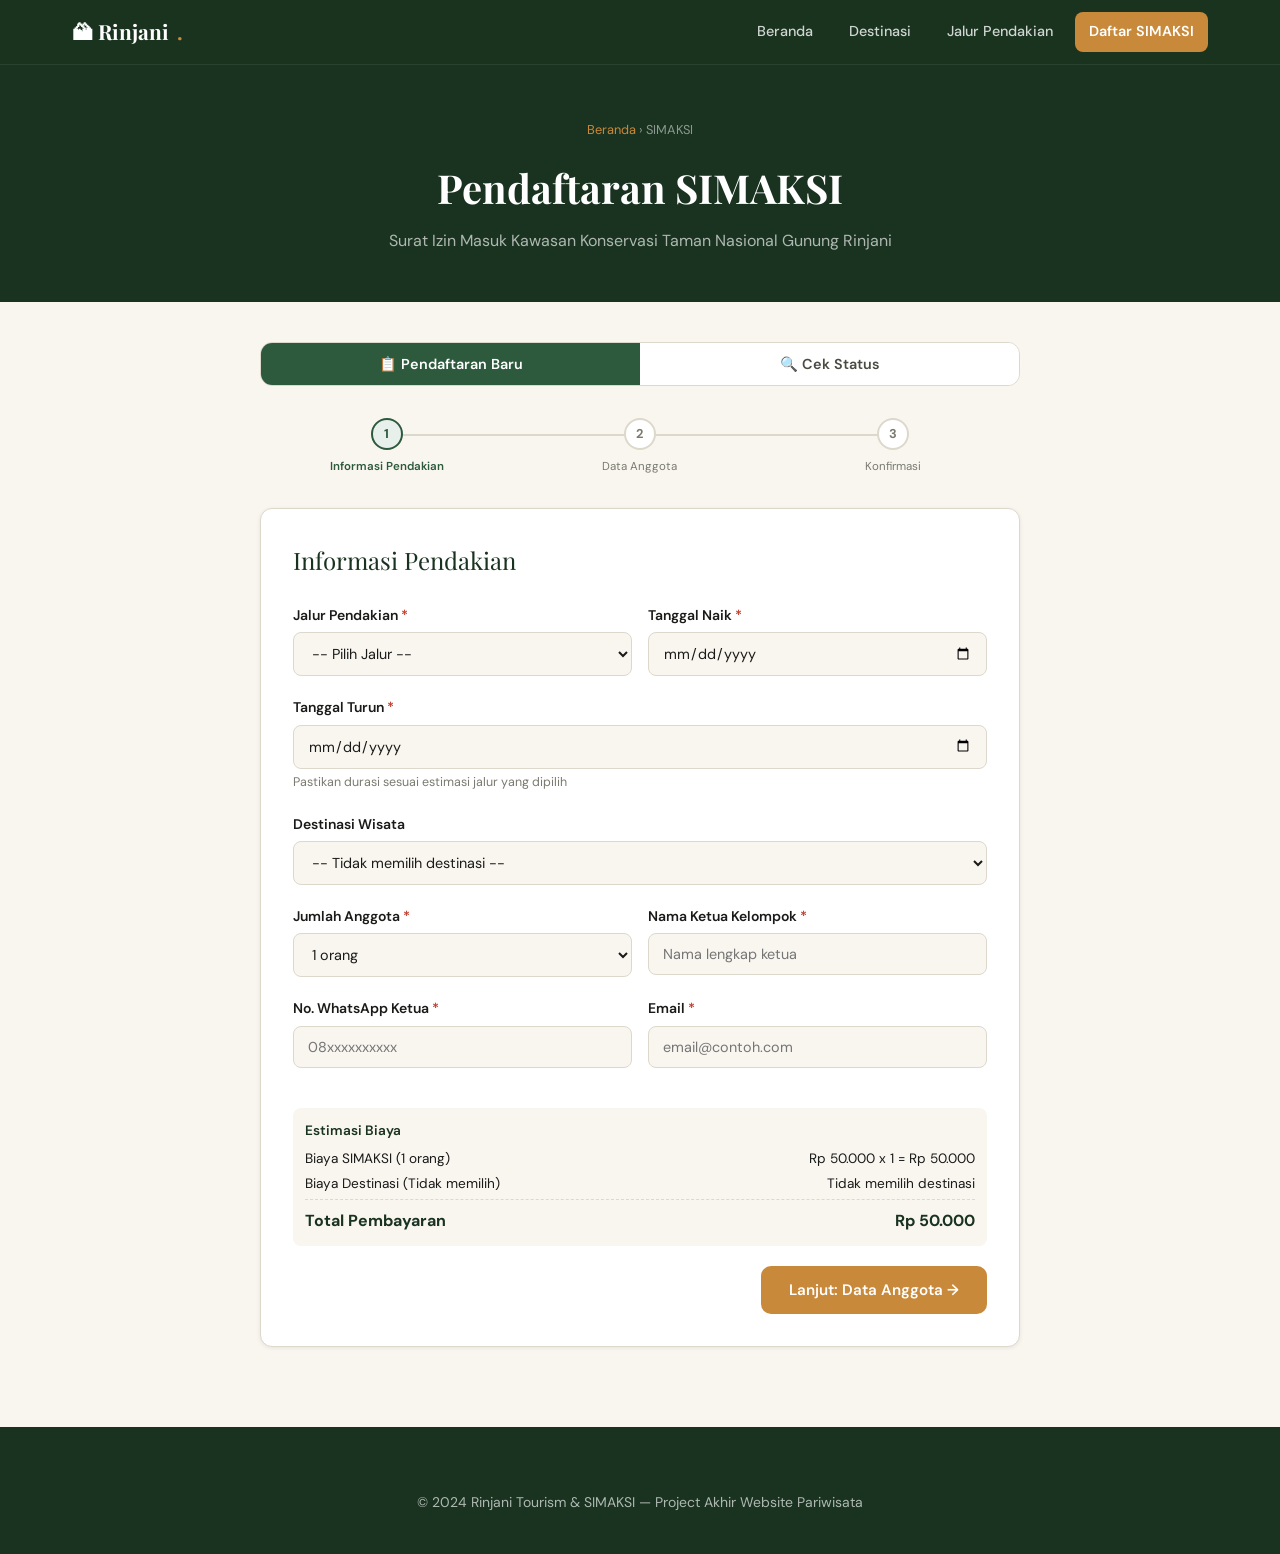
<file: simaksi.html>
<!doctype html>
<html lang="id">
  <head>
    <meta charset="UTF-8" />
    <meta name="viewport" content="width=device-width, initial-scale=1.0" />
    <title>Pendaftaran SIMAKSI — Rinjani</title>
    <link rel="stylesheet" href="css/style.css" />
  </head>
  <body>
    <nav class="nav">
      <div class="nav-inner">
        <a href="index.html" class="nav-logo">🏔 Rinjani<span>.</span></a>
        <div class="nav-links">
          <a href="index.html">Beranda</a>
          <a href="destinasi.html">Destinasi</a>
          <a href="jalur.html">Jalur Pendakian</a>
          <a href="simaksi.html" class="nav-cta active">Daftar SIMAKSI</a>
        </div>
      </div>
    </nav>

    <div class="page-header">
      <div class="breadcrumb"><a href="index.html">Beranda</a> › SIMAKSI</div>
      <h1>Pendaftaran SIMAKSI</h1>
      <p>Surat Izin Masuk Kawasan Konservasi Taman Nasional Gunung Rinjani</p>
    </div>

    <section class="section" style="padding-top: 2.5rem">
      <div class="container" style="max-width: 760px">
        <!-- Tab: Daftar / Cek Status -->
        <div
          style="
            display: flex;
            gap: 0;
            border: 1px solid var(--border);
            border-radius: var(--radius);
            overflow: hidden;
            margin-bottom: 2rem;
          "
        >
          <button
            id="tab-daftar"
            onclick="switchTab('daftar')"
            style="
              flex: 1;
              padding: 12px;
              border: none;
              background: var(--green-mid);
              color: #fff;
              font-family: var(--font-body);
              font-size: 0.9rem;
              font-weight: 600;
              cursor: pointer;
            "
          >
            📋 Pendaftaran Baru
          </button>
          <button
            id="tab-cek"
            onclick="switchTab('cek')"
            style="
              flex: 1;
              padding: 12px;
              border: none;
              background: var(--white);
              color: var(--text-mid);
              font-family: var(--font-body);
              font-size: 0.9rem;
              font-weight: 600;
              cursor: pointer;
            "
          >
            🔍 Cek Status
          </button>
        </div>

        <!-- FORM PENDAFTARAN -->
        <div id="panel-daftar">
          <!-- Langkah indikator -->
          <div class="steps-indicator">
            <div class="step-item active" id="step-item-1">
              <div class="step-circle">1</div>
              <div class="step-label">Informasi Pendakian</div>
            </div>
            <div class="step-item" id="step-item-2">
              <div class="step-circle">2</div>
              <div class="step-label">Data Anggota</div>
            </div>
            <div class="step-item" id="step-item-3">
              <div class="step-circle">3</div>
              <div class="step-label">Konfirmasi</div>
            </div>
          </div>

          <!-- STEP 1: Info Pendakian -->
          <div class="form-card" id="step1">
            <div class="form-title">Informasi Pendakian</div>
            <div class="form-row">
              <div class="form-group">
                <label>Jalur Pendakian <span>*</span></label>
                <select id="jalur" onchange="updateKuotaInfo()">
                  <option value="">-- Pilih Jalur --</option>
                </select>
                <div class="form-error" id="err-jalur">
                  Pilih jalur pendakian
                </div>
              </div>
              <div class="form-group">
                <label>Tanggal Naik <span>*</span></label>
                <input type="date" id="tgl-naik" onchange="updateKuotaInfo()" />
                <div class="form-error" id="err-tgl">
                  Pilih tanggal pendakian
                </div>
              </div>
            </div>
            <div class="form-group">
              <label>Tanggal Turun <span>*</span></label>
              <input type="date" id="tgl-turun" />
              <div class="form-hint">
                Pastikan durasi sesuai estimasi jalur yang dipilih
              </div>
            </div>
            <div id="kuota-info" style="margin-bottom: 1.25rem"></div>

            <div class="form-group">
              <label>Destinasi Wisata</label>
              <select id="destinasi" onchange="calculateTotalPrice()">
                <option value="">-- Tidak memilih destinasi --</option>
              </select>
            </div>

            <div class="form-row">
              <div class="form-group">
                <label>Jumlah Anggota <span>*</span></label>
                <select
                  id="jml-anggota"
                  onchange="
                    updateAnggotaCount();
                    calculateTotalPrice();
                  "
                >
                  <option value="1">1 orang</option>
                  <option value="2">2 orang</option>
                  <option value="3">3 orang</option>
                  <option value="4">4 orang</option>
                  <option value="5">5 orang</option>
                  <option value="6">6 orang</option>
                  <option value="7">7 orang</option>
                  <option value="8">8 orang</option>
                  <option value="9">9 orang</option>
                  <option value="10">10 orang</option>
                </select>
              </div>
              <div class="form-group">
                <label>Nama Ketua Kelompok <span>*</span></label>
                <input
                  type="text"
                  id="ketua"
                  placeholder="Nama lengkap ketua"
                />
                <div class="form-error" id="err-ketua">
                  Isi nama ketua kelompok
                </div>
              </div>
            </div>
            <div class="form-row">
              <div class="form-group">
                <label>No. WhatsApp Ketua <span>*</span></label>
                <input type="tel" id="phone" placeholder="08xxxxxxxxxx" />
                <div class="form-error" id="err-phone">Nomor tidak valid</div>
              </div>
              <div class="form-group">
                <label>Email <span>*</span></label>
                <input type="email" id="email" placeholder="email@contoh.com" />
                <div class="form-error" id="err-email">Email tidak valid</div>
              </div>
            </div>

            <div
              id="price-info"
              style="margin-top: 1.25rem; margin-bottom: 1.25rem"
            ></div>

            <div style="display: flex; justify-content: flex-end">
              <button class="btn btn-primary" onclick="goStep2()">
                Lanjut: Data Anggota →
              </button>
            </div>
          </div>

          <!-- STEP 2: Data Anggota -->
          <div class="form-card hidden" id="step2">
            <div class="form-title">Data Anggota Kelompok</div>
            <div class="alert alert-info">
              ℹ️ Isi data seluruh anggota kelompok termasuk ketua. Data
              KTP/identitas diperlukan untuk keperluan keselamatan.
            </div>
            <div style="overflow-x: auto">
              <table class="anggota-table">
                <thead>
                  <tr>
                    <th>#</th>
                    <th>Nama Lengkap *</th>
                    <th>No. KTP *</th>
                    <th>Usia</th>
                    <th>Asal Daerah</th>
                  </tr>
                </thead>
                <tbody id="anggota-tbody"></tbody>
              </table>
            </div>
            <div
              style="
                display: flex;
                justify-content: space-between;
                margin-top: 1.5rem;
              "
            >
              <button
                class="btn btn-outline btn-sm"
                onclick="goStep1()"
                style="color: var(--text-mid)"
              >
                ← Kembali
              </button>
              <button class="btn btn-primary" onclick="goStep3()">
                Lanjut: Konfirmasi →
              </button>
            </div>
          </div>

          <!-- STEP 3: Konfirmasi -->
          <div class="form-card hidden" id="step3">
            <div class="form-title">Konfirmasi Pendaftaran</div>
            <div class="alert alert-info">
              📋 Periksa kembali data Anda sebelum mengirim. Pendaftaran yang
              sudah dikirim tidak dapat diubah.
            </div>
            <div id="review-content"></div>
            <div class="divider"></div>
            <div class="form-group">
              <label
                style="
                  display: flex;
                  align-items: flex-start;
                  gap: 8px;
                  font-weight: 400;
                  cursor: pointer;
                "
              >
                <input
                  type="checkbox"
                  id="agree-terms"
                  style="margin-top: 3px; width: auto"
                />
                <span style="font-size: 0.875rem; color: var(--text-mid)">
                  Saya menyatakan data yang diisi adalah benar dan saya bersedia
                  mematuhi seluruh peraturan Taman Nasional Gunung Rinjani serta
                  bertanggung jawab atas keselamatan kelompok.
                </span>
              </label>
            </div>
            <div
              style="
                display: flex;
                justify-content: space-between;
                margin-top: 1.5rem;
              "
            >
              <button
                class="btn btn-outline btn-sm"
                onclick="goStep2()"
                style="color: var(--text-mid)"
              >
                ← Kembali
              </button>
              <button class="btn btn-primary" onclick="submitDaftar()">
                ✅ Kirim Pendaftaran
              </button>
            </div>
          </div>
        </div>

        <!-- CEK STATUS -->
        <div id="panel-cek" class="hidden">
          <div class="form-card">
            <div class="form-title">Cek Status SIMAKSI</div>
            <div class="form-group">
              <label>Nomor SIMAKSI atau Email Pendaftar</label>
              <input
                type="text"
                id="cek-input"
                placeholder="Contoh: SIMAKSI-1234567890 atau email@contoh.com"
              />
            </div>
            <button class="btn btn-green w-full" onclick="cekStatus()">
              Cari
            </button>
            <div id="status-result" style="margin-top: 1rem"></div>
          </div>
        </div>
      </div>
    </section>

    <!-- Modal Sukses -->
    <div class="modal-overlay" id="modal-sukses">
      <div class="modal" style="text-align: center">
        <div style="font-size: 3rem; margin-bottom: 1rem">🎉</div>
        <h3 style="margin-bottom: 0.5rem">Pendaftaran Berhasil!</h3>
        <p
          style="color: var(--text-mid); margin-bottom: 1rem; font-size: 0.9rem"
        >
          Nomor SIMAKSI Anda telah dibuat. Simpan nomor ini untuk pengecekan
          status.
        </p>
        <div
          id="nomor-simaksi"
          style="
            background: var(--green-pale);
            border-radius: 8px;
            padding: 1rem;
            margin-bottom: 1.5rem;
          "
        >
          <div
            style="
              font-size: 0.75rem;
              color: var(--text-soft);
              margin-bottom: 4px;
            "
          >
            Nomor SIMAKSI
          </div>
          <div
            id="nomor-val"
            style="
              font-family: var(--font-display);
              font-size: 1.3rem;
              color: var(--green-deep);
              font-weight: 700;
            "
          ></div>
        </div>
        <p
          style="
            font-size: 0.82rem;
            color: var(--text-soft);
            margin-bottom: 1.5rem;
          "
        >
          Status saat ini:
          <strong style="color: var(--amber-dark)"
            >Menunggu Verifikasi Admin</strong
          >. Anda akan dihubungi via WhatsApp/email setelah diverifikasi.
        </p>
        <div style="display: flex; gap: 8px">
          <button
            class="btn btn-green"
            style="flex: 1"
            onclick="
              document.getElementById('modal-sukses').classList.remove('open');
              resetForm();
            "
          >
            Daftar Lagi
          </button>
          <button
            class="btn btn-outline"
            style="flex: 1; color: var(--text-mid)"
            onclick="
              switchTab('cek');
              document.getElementById('modal-sukses').classList.remove('open');
            "
          >
            Cek Status
          </button>
        </div>
      </div>
    </div>

    <footer class="footer">
      <div
        style="
          max-width: 1200px;
          margin: 0 auto;
          text-align: center;
          padding: 1rem 0;
        "
      >
        <p>
          © 2024 Rinjani Tourism & SIMAKSI — Project Akhir Website Pariwisata
        </p>
      </div>
    </footer>

    <script src="data/database.js"></script>
    <script>
      DB.init();
      let currentStep = 1;
      let formData = {};
      const SIMAKSI_FEE_PER_PERSON = 50000; // Biaya SIMAKSI per orang

      // Init jalur dropdown
      const jalurSel = document.getElementById("jalur");
      DB.getJalur().forEach(
        (j) =>
          (jalurSel.innerHTML += `<option value="${j.id}">${j.nama} (Kuota: ${j.kuota_harian}/hari)</option>`),
      );

      // Init destinasi dropdown
      const destinasiSel = document.getElementById("destinasi");
      DB.getDestinasi().forEach(
        (d) =>
          (destinasiSel.innerHTML += `<option value="${d.id}">${d.nama}</option>`),
      );

      // Set min date
      const todayStr = new Date().toISOString().split("T")[0];
      document.getElementById("tgl-naik").min = todayStr;
      document.getElementById("tgl-turun").min = todayStr;

      // Pre-fill dari URL params
      const params = new URLSearchParams(location.search);
      if (params.get("jalur")) jalurSel.value = params.get("jalur");
      if (params.get("tgl"))
        document.getElementById("tgl-naik").value = params.get("tgl");
      if (params.get("jalur") || params.get("tgl")) updateKuotaInfo();

      // Initial price calculation
      calculateTotalPrice();

      function switchTab(tab) {
        const isDaftar = tab === "daftar";
        document
          .getElementById("panel-daftar")
          .classList.toggle("hidden", !isDaftar);
        document
          .getElementById("panel-cek")
          .classList.toggle("hidden", isDaftar);
        document.getElementById("tab-daftar").style.background = isDaftar
          ? "var(--green-mid)"
          : "var(--white)";
        document.getElementById("tab-daftar").style.color = isDaftar
          ? "#fff"
          : "var(--text-mid)";
        document.getElementById("tab-cek").style.background = !isDaftar
          ? "var(--green-mid)"
          : "var(--white)";
        document.getElementById("tab-cek").style.color = !isDaftar
          ? "#fff"
          : "var(--text-mid)";
      }

      function updateKuotaInfo() {
        const jalurId = document.getElementById("jalur").value;
        const tgl = document.getElementById("tgl-naik").value;
        const el = document.getElementById("kuota-info");
        if (!jalurId || !tgl) {
          el.innerHTML = "";
          return;
        }
        const k = DB.getKuotaByJalurTanggal(jalurId, tgl);
        if (!k) {
          el.innerHTML =
            '<div class="alert alert-error">Tanggal di luar rentang tersedia.</div>';
          return;
        }
        const pct = (k.terisi / k.kapasitas) * 100;
        const fillClass =
          pct >= 100 ? "kuota-full" : pct >= 70 ? "kuota-warn" : "kuota-ok";
        const status =
          pct >= 100
            ? "🔴 Penuh"
            : pct >= 70
              ? "🟡 Hampir penuh"
              : "🟢 Tersedia";
        el.innerHTML = `
    <div style="background:var(--green-pale);border-radius:8px;padding:12px;">
      <div style="display:flex;justify-content:space-between;font-size:0.85rem;margin-bottom:6px;">
        <span style="font-weight:600;color:var(--green-deep);">Ketersediaan Kuota ${status}</span>
        <span style="color:var(--text-soft);">${k.sisa} dari ${k.kapasitas} tersisa</span>
      </div>
      <div class="kuota-bar"><div class="kuota-fill ${fillClass}" style="width:${Math.min(pct, 100)}%"></div></div>
      ${pct >= 100 ? '<div style="font-size:0.8rem;color:var(--red);margin-top:6px;">⚠️ Kuota penuh untuk tanggal ini.</div>' : ""}
    </div>`;

        // Auto set tanggal turun berdasarkan estimasi jalur
        const jalur = DB.getJalurById(jalurId);
        if (jalur && tgl) {
          const durasi = jalur.estimasi.includes("3 hari") ? 2 : 1;
          const tglTurun = new Date(tgl);
          tglTurun.setDate(tglTurun.getDate() + durasi);
          document.getElementById("tgl-turun").value = tglTurun
            .toISOString()
            .split("T")[0];
        }
        calculateTotalPrice(); // Recalculate price when date/jalur changes
      }

      function updateAnggotaCount() {
        const n = parseInt(document.getElementById("jml-anggota").value);
        const tbody = document.getElementById("anggota-tbody");
        const ketua = document.getElementById("ketua").value;
        tbody.innerHTML = "";
        for (let i = 0; i < n; i++) {
          tbody.innerHTML += `
      <tr>
        <td style="font-weight:600;color:var(--text-soft);">${i + 1}${i === 0 ? ' <span style="color:var(--amber-dark);font-size:0.7rem;">(Ketua)</span>' : ""}</td>
        <td><input type="text" class="anggota-nama" value="${i === 0 ? ketua : ""}" placeholder="Nama lengkap" required></td>
        <td><input type="text" class="anggota-ktp" placeholder="16 digit NIK" maxlength="16"></td>
        <td><input type="number" class="anggota-usia" placeholder="Usia" min="17" max="70" style="width:70px;"></td>
        <td><input type="text" class="anggota-asal" placeholder="Kota/Kabupaten"></td>
      </tr>`;
        }
        calculateTotalPrice(); // Recalculate price when number of members changes
      }

      function formatRupiah(angka) {
        const formatter = new Intl.NumberFormat("id-ID", {
          style: "currency",
          currency: "IDR",
          minimumFractionDigits: 0,
        });
        return formatter.format(angka);
      }

      function calculateTotalPrice() {
        const destinasiId = document.getElementById("destinasi").value;
        const jumlahAnggota = parseInt(
          document.getElementById("jml-anggota").value,
        );
        const priceInfoEl = document.getElementById("price-info");
        priceInfoEl.innerHTML = ""; // Clear previous price info

        let totalHargaDestinasi = 0;
        let destinasiPriceDescription = "Tidak memilih destinasi";
        let selectedDestinasi = null;

        if (destinasiId) {
          // Only calculate if a destination is selected
          selectedDestinasi = DB.getDestinasi().find(
            (d) => d.id === destinasiId,
          );
          if (selectedDestinasi) {
            let basePrice = 0;
            let pricePerUnit = 0; // Can be per person or per boat

            const ticket = selectedDestinasi.tiket;
            if (ticket.includes("Termasuk dalam SIMAKSI")) {
              basePrice = 0;
              destinasiPriceDescription = "Termasuk dalam SIMAKSI";
            } else if (ticket.includes("/ orang")) {
              pricePerUnit = parseInt(ticket.replace(/[^0-9]/g, ""));
              basePrice = pricePerUnit * jumlahAnggota;
              destinasiPriceDescription = `${formatRupiah(pricePerUnit)} x ${jumlahAnggota} orang`;
            } else if (ticket.includes("/ kapal")) {
              basePrice = parseInt(ticket.replace(/[^0-9]/g, ""));
              destinasiPriceDescription = `${formatRupiah(basePrice)} per kapal`;
            } else {
              basePrice = parseInt(ticket.replace(/[^0-9]/g, "")) || 0;
              destinasiPriceDescription = formatRupiah(basePrice);
            }
            totalHargaDestinasi = basePrice;
          }
        }

        const totalSimaksiFee = SIMAKSI_FEE_PER_PERSON * jumlahAnggota;
        const grandTotal = totalSimaksiFee + totalHargaDestinasi;

        priceInfoEl.innerHTML = `
          <div style="background:var(--cream);border-radius:8px;padding:12px;">
            <div style="display:flex;justify-content:space-between;font-size:0.85rem;margin-bottom:6px;">
              <span style="font-weight:600;color:var(--green-deep);">Estimasi Biaya</span>
            </div>
            <div style="display:flex;justify-content:space-between;font-size:0.85rem;margin-bottom:4px;">
              <span>Biaya SIMAKSI (${jumlahAnggota} orang)</span>
              <span>${formatRupiah(SIMAKSI_FEE_PER_PERSON)} x ${jumlahAnggota} = ${formatRupiah(totalSimaksiFee)}</span>
            </div>
            <div style="display:flex;justify-content:space-between;font-size:0.85rem;margin-bottom:4px;">
              <span>Biaya Destinasi (${selectedDestinasi ? selectedDestinasi.nama : "Tidak memilih"})</span>
              <span>${destinasiPriceDescription}</span>
            </div>
            <div style="display:flex;justify-content:space-between;font-size:1rem;font-weight:700;color:var(--green-deep);padding-top:8px;border-top:1px dashed var(--border);">
              <span>Total Pembayaran</span>
              <span>${formatRupiah(grandTotal)}</span>
            </div>
          </div>
        `;

        // Store price details in formData
        formData.destinasiId = destinasiId || null;
        formData.destinasiNama = selectedDestinasi
          ? selectedDestinasi.nama
          : "Tidak memilih destinasi";
        formData.totalHargaDestinasi = totalHargaDestinasi;
        formData.totalSimaksiFee = totalSimaksiFee;
        formData.grandTotal = grandTotal;
      }

      function showError(id, show) {
        document.getElementById(id).style.display = show ? "block" : "none";
      }

      function goStep1() {
        setStep(1);
      }

      function goStep2() {
        // Validasi step 1
        let valid = true;
        if (!document.getElementById("jalur").value) {
          showError("err-jalur", true);
          valid = false;
        } else showError("err-jalur", false);
        if (!document.getElementById("tgl-naik").value) {
          showError("err-tgl", true);
          valid = false;
        } else showError("err-tgl", false);
        // Destinasi is now optional, no validation needed here
        if (!document.getElementById("ketua").value.trim()) {
          showError("err-ketua", true);
          valid = false;
        } else showError("err-ketua", false);
        const phone = document.getElementById("phone").value;
        if (!phone.match(/^08[0-9]{8,11}$/)) {
          showError("err-phone", true);
          valid = false;
        } else showError("err-phone", false);
        const email = document.getElementById("email").value;
        if (!email.match(/^[^\s@]+@[^\s@]+\.[^\s@]+$/)) {
          showError("err-email", true);
          valid = false;
        } else showError("err-email", false);
        if (!valid) return;

        // Cek kuota
        const jalurId = document.getElementById("jalur").value;
        const tgl = document.getElementById("tgl-naik").value;
        const k = DB.getKuotaByJalurTanggal(jalurId, tgl);
        const jml = parseInt(document.getElementById("jml-anggota").value);
        if (!k || k.sisa < jml) {
          alert(
            "Kuota tidak mencukupi untuk tanggal ini. Silakan pilih tanggal atau jalur lain.",
          );
          return;
        }

        updateAnggotaCount();
        setStep(2);
      }

      function goStep3() {
        // Validasi anggota
        const namaInputs = document.querySelectorAll(".anggota-nama");
        let valid = true;
        namaInputs.forEach((inp, i) => {
          if (!inp.value.trim()) {
            inp.style.borderColor = "var(--red)";
            valid = false;
          } else {
            inp.style.borderColor = "";
          }
        });
        if (!valid) {
          alert("Isi nama untuk semua anggota kelompok.");
          return;
        }

        // Kumpulkan data anggota
        const anggota = [];
        const baris = document.querySelectorAll("#anggota-tbody tr");
        baris.forEach((tr, i) => {
          anggota.push({
            nama: tr.querySelector(".anggota-nama").value,
            ktp: tr.querySelector(".anggota-ktp").value,
            usia: tr.querySelector(".anggota-usia").value,
            asal: tr.querySelector(".anggota-asal").value,
          });
        });

        const jalur = DB.getJalurById(document.getElementById("jalur").value);
        const destinasiId = document.getElementById("destinasi").value;
        const selectedDestinasi = destinasiId
          ? DB.getDestinasi().find((d) => d.id === destinasiId)
          : null;

        formData = {
          jalurId: jalur.id,
          jalurNama: jalur.nama,
          tglNaik: document.getElementById("tgl-naik").value,
          tglTurun: document.getElementById("tgl-turun").value,
          ketua: document.getElementById("ketua").value,
          phone: document.getElementById("phone").value,
          email: document.getElementById("email").value,
          jumlah: parseInt(document.getElementById("jml-anggota").value),
          anggota,
          destinasiId: formData.destinasiId, // Use from formData which is updated by calculateTotalPrice
          destinasiNama: formData.destinasiNama, // Use from formData
          totalHargaDestinasi: formData.totalHargaDestinasi, // Use from formData
          totalSimaksiFee: formData.totalSimaksiFee, // Use from formData
          grandTotal: formData.grandTotal, // Use from formData
        };

        // Render review
        const fmt = (d) =>
          new Date(d + "T00:00:00").toLocaleDateString("id-ID", {
            weekday: "long",
            year: "numeric",
            month: "long",
            day: "numeric",
          });
        document.getElementById("review-content").innerHTML = `
    <div style="display:grid;gap:1rem;">
      <div style="background:var(--cream);border-radius:8px;padding:1rem;">
        <div style="font-size:0.75rem;text-transform:uppercase;letter-spacing:0.06em;color:var(--text-soft);margin-bottom:10px;">Informasi Pendakian</div>
        <div style="display:grid;grid-template-columns:1fr 1fr;gap:8px;font-size:0.875rem;">
          <div><span style="color:var(--text-soft);">Jalur</span><br><strong>${formData.jalurNama}</strong></div>
          <div><span style="color:var(--text-soft);">Destinasi</span><br><strong>${formData.destinasiNama}</strong></div>
          <div><span style="color:var(--text-soft);">Jumlah</span><br><strong>${formData.jumlah} orang</strong></div>
          <div><span style="color:var(--text-soft);">Tanggal Naik</span><br><strong>${fmt(formData.tglNaik)}</strong></div>
          <div><span style="color:var(--text-soft);">Tanggal Turun</span><br><strong>${fmt(formData.tglTurun)}</strong></div>
        </div>
      </div>
      <div style="background:var(--cream);border-radius:8px;padding:1rem;">
        <div style="font-size:0.75rem;text-transform:uppercase;letter-spacing:0.06em;color:var(--text-soft);margin-bottom:10px;">Ringkasan Biaya</div>
        <div style="display:flex;justify-content:space-between;font-size:0.875rem;margin-bottom:4px;">
          <span>Biaya SIMAKSI (${formData.jumlah} orang)</span>
          <span>${formatRupiah(formData.totalSimaksiFee)}</span>
        </div>
        <div style="display:flex;justify-content:space-between;font-size:0.875rem;margin-bottom:4px;">
          <span>Biaya Destinasi (${formData.destinasiNama})</span>
          <span>${formatRupiah(formData.totalHargaDestinasi)}</span>
        </div>
        <div style="display:flex;justify-content:space-between;font-size:1rem;font-weight:700;color:var(--green-deep);padding-top:8px;border-top:1px dashed var(--border);">
          <span>Total Pembayaran</span>
          <span>${formatRupiah(formData.grandTotal)}</span>
        </div>
      </div>
      <div style="background:var(--cream);border-radius:8px;padding:1rem;">
        <div style="font-size:0.75rem;text-transform:uppercase;letter-spacing:0.06em;color:var(--text-soft);margin-bottom:12px;">Konfirmasi Pembayaran</div>
        <div style="text-align:center;">
          <p style="font-size:0.875rem;color:var(--text-mid);margin-bottom:12px;">Lakukan pembayaran sebesar <strong style="color:var(--green-deep);">${formatRupiah(formData.grandTotal)}</strong> melalui QRIS di bawah ini:</p>
          <img src="images/qris-sakha.png" alt="QRIS Pembayaran" style="max-width:280px;width:100%;border-radius:8px;box-shadow:var(--shadow-md);margin-bottom:14px;">
          <div style="background:#fff8e1;border:1px solid #f6c94e;border-radius:8px;padding:12px;font-size:0.82rem;color:#7a5c00;display:flex;align-items:flex-start;gap:8px;text-align:left;">
            <span style="font-size:1.1rem;">⚠️</span>
            <span>Setelah menekan <strong>Kirim Pendaftaran</strong>, mohon untuk menyelesaikan pembayaran dalam <strong>1×24 jam</strong>. lalu konfirmasi ke nomor WhatsApp <strong><a href="https://wa.me/6281383811090" target="_blank" style="color:#7a5c00;">+62 813-8381-1090</a></strong>. Pendaftaran yang belum dibayar setelah batas waktu akan otomatis dibatalkan.</span>
          </div>
        </div>
      </div>
      <div style="background:var(--cream);border-radius:8px;padding:1rem;">
        <div style="font-size:0.75rem;text-transform:uppercase;letter-spacing:0.06em;color:var(--text-soft);margin-bottom:10px;">Ketua Kelompok</div>
        <div style="display:grid;grid-template-columns:1fr 1fr;gap:8px;font-size:0.875rem;">
          <div><span style="color:var(--text-soft);">Nama</span><br><strong>${formData.ketua}</strong></div>
          <div><span style="color:var(--text-soft);">WhatsApp</span><br><strong>${formData.phone}</strong></div>
          <div style="grid-column:1/-1;"><span style="color:var(--text-soft);">Email</span><br><strong>${formData.email}</strong></div>
        </div>
      </div>
      <div style="background:var(--cream);border-radius:8px;padding:1rem;">
        <div style="font-size:0.75rem;text-transform:uppercase;letter-spacing:0.06em;color:var(--text-soft);margin-bottom:10px;">Daftar Anggota</div>
        ${formData.anggota
          .map(
            (a, i) => `
          <div style="display:flex;justify-content:space-between;padding:6px 0;border-bottom:1px solid var(--border);font-size:0.85rem;">
            <span><strong>${i + 1}. ${a.nama}</strong>${i === 0 ? ' <span style="color:var(--amber-dark);font-size:0.7rem;">(Ketua)</span>' : ""}</span>
            <span style="color:var(--text-soft);">${a.asal || "—"}</span>
          </div>`,
          )
          .join("")}
      </div>
    </div>`;

        setStep(3);
      }

      function setStep(n) {
        currentStep = n;
        document.getElementById("step1").classList.toggle("hidden", n !== 1);
        document.getElementById("step2").classList.toggle("hidden", n !== 2);
        document.getElementById("step3").classList.toggle("hidden", n !== 3);
        for (let i = 1; i <= 3; i++) {
          const item = document.getElementById(`step-item-${i}`);
          item.classList.remove("active", "done");
          if (i < n) item.classList.add("done");
          else if (i === n) item.classList.add("active");
        }
        window.scrollTo({ top: 200, behavior: "smooth" });
      }

      function submitDaftar() {
        if (!document.getElementById("agree-terms").checked) {
          alert("Centang persetujuan terlebih dahulu.");
          return;
        }

        const result = DB.tambahPendaftaran(formData);
        DB.kurangiKuota(formData.jalurId, formData.tglNaik, formData.jumlah);

        document.getElementById("nomor-val").textContent = result.id;
        document.getElementById("modal-sukses").classList.add("open");
      }

      function resetForm() {
        document.getElementById("jalur").value = "";
        document.getElementById("destinasi").value = ""; // Reset destinasi
        document.getElementById("tgl-naik").value = "";
        document.getElementById("tgl-turun").value = "";
        document.getElementById("ketua").value = "";
        document.getElementById("phone").value = "";
        document.getElementById("email").value = "";
        document.getElementById("jml-anggota").value = "1";
        document.getElementById("kuota-info").innerHTML = "";
        document.getElementById("price-info").innerHTML = ""; // Clear price info
        formData = {};
        calculateTotalPrice(); // Recalculate initial price after reset
        setStep(1);
      }

      function cekStatus() {
        const input = document.getElementById("cek-input").value.trim();
        const result = document.getElementById("status-result");
        if (!input) {
          result.innerHTML =
            '<div class="alert alert-error">Masukkan nomor SIMAKSI atau email.</div>';
          return;
        }

        const semua = DB.getPendaftaran();
        const found = semua.filter((p) => p.id === input || p.email === input);

        if (found.length === 0) {
          result.innerHTML =
            '<div class="alert alert-error">❌ Pendaftaran tidak ditemukan. Periksa kembali nomor atau email Anda.</div>';
          return;
        }

        const fmt = (d) =>
          new Date(d + "T00:00:00").toLocaleDateString("id-ID", {
            day: "numeric",
            month: "long",
            year: "numeric",
          });
        result.innerHTML = found
          .map((p) => {
            const statusClass =
              p.status === "approved"
                ? "badge-approved"
                : p.status === "rejected"
                  ? "badge-rejected"
                  : "badge-pending";
            const statusText =
              p.status === "approved"
                ? "✅ Disetujui"
                : p.status === "rejected"
                  ? "❌ Ditolak"
                  : "⏳ Menunggu Verifikasi";
            return `
      <div style="background:var(--white);border:1px solid var(--border);border-radius:var(--radius);padding:1.25rem;margin-bottom:1rem;">
        <div style="display:flex;justify-content:space-between;align-items:center;margin-bottom:0.75rem;">
          <div>
            <div style="font-size:0.75rem;color:var(--text-soft);">Nomor SIMAKSI</div>
            <div style="font-family:var(--font-display);font-size:1.1rem;color:var(--green-deep);font-weight:700;">${p.id}</div>
          </div>
          <span class="badge ${statusClass}" style="font-size:0.82rem;padding:6px 12px;">${statusText}</span>
        </div>
        <div style="display:grid;grid-template-columns:1fr 1fr;gap:8px;font-size:0.85rem;border-top:1px solid var(--border);padding-top:0.75rem;">
          <div><span style="color:var(--text-soft);">Jalur</span><br><strong>${p.jalurNama}</strong></div>
          <div><span style="color:var(--text-soft);">Destinasi</span><br><strong>${p.destinasiNama || "Tidak memilih destinasi"}</strong></div>
          <div><span style="color:var(--text-soft);">Ketua</span><br><strong>${p.ketua}</strong></div>
          <div><span style="color:var(--text-soft);">Tanggal Naik</span><br><strong>${fmt(p.tglNaik)}</strong></div>
          <div><span style="color:var(--text-soft);">Jumlah</span><br><strong>${p.jumlah} orang</strong></div>
          <div><span style="color:var(--text-soft);">Total Biaya Destinasi</span><br><strong>${formatRupiah(p.totalHargaDestinasi || 0)}</strong></div>
          <div><span style="color:var(--text-soft);">Total Biaya SIMAKSI</span><br><strong>${formatRupiah(p.totalSimaksiFee || 0)}</strong></div>
          <div><span style="color:var(--text-soft);">Grand Total</span><br><strong>${formatRupiah(p.grandTotal || 0)}</strong></div>
        </div>
        <div style="margin-top:8px;font-size:0.78rem;color:var(--text-soft);">Didaftarkan: ${new Date(p.createdAt).toLocaleString("id-ID")}</div>
      </div>`;
          })
          .join("");
      }
    </script>
  </body>
</html>
</file>
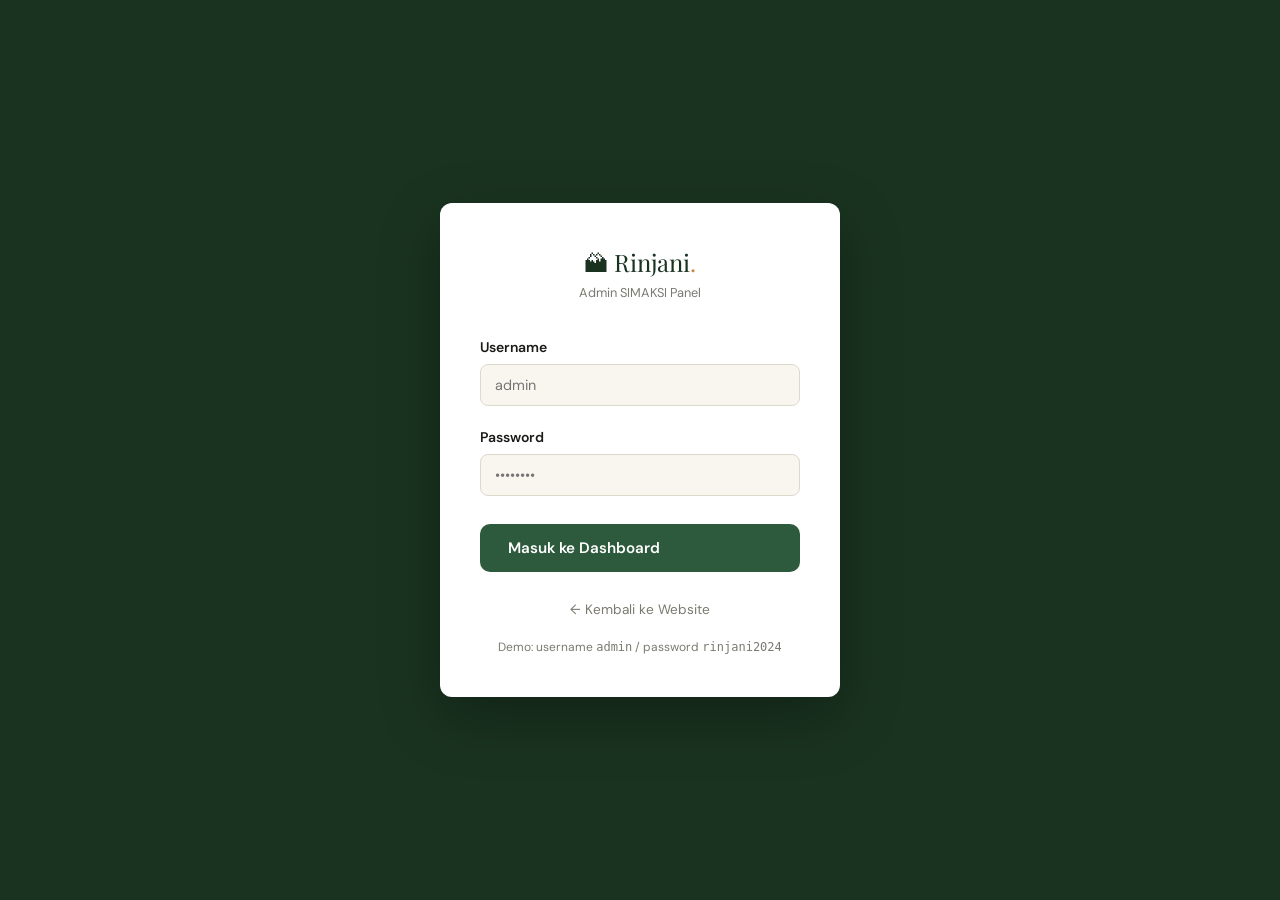
<file: admin/dashboard.html>
<!DOCTYPE html>
<html lang="id">
<head>
  <meta charset="UTF-8">
  <meta name="viewport" content="width=device-width, initial-scale=1.0">
  <title>Dashboard Admin — SIMAKSI Rinjani</title>
  <link rel="stylesheet" href="../css/style.css">
</head>
<body>

<div class="admin-layout">
  <!-- SIDEBAR -->
  <aside class="admin-sidebar">
    <div class="admin-sidebar-logo">
      🏔 Rinjani<span style="color:var(--amber);">.</span>
      <small>Panel Admin SIMAKSI</small>
    </div>
    <nav class="admin-nav">
      <a href="dashboard.html" class="active">📊 Dashboard</a>
      <a href="pendaftaran.html">📋 Pendaftaran</a>
      <a href="kuota.html">📅 Kelola Kuota</a>
      <a href="../index.html" target="_blank">🌐 Lihat Website</a>
      <a href="#" onclick="doLogout()" style="margin-top:auto;color:rgba(255,100,100,0.7);">🚪 Logout</a>
    </nav>
  </aside>

  <!-- MAIN -->
  <main class="admin-main">
    <div class="admin-header">
      <div>
        <h1>Dashboard</h1>
        <div style="font-size:0.85rem;color:var(--text-soft);">Selamat datang, <span id="admin-name"></span></div>
      </div>
      <div style="font-size:0.85rem;color:var(--text-soft);" id="today-date"></div>
    </div>

    <!-- Stat Cards -->
    <div class="stat-cards" id="stat-cards"></div>

    <!-- Baris bawah: pending + kuota -->
    <div style="display:grid;grid-template-columns:1.6fr 1fr;gap:1.5rem;">

      <!-- Pending terbaru -->
      <div class="table-wrap">
        <div class="table-header">
          <h3>Pendaftaran Terbaru</h3>
          <a href="pendaftaran.html" class="btn btn-green btn-sm">Lihat Semua</a>
        </div>
        <div style="overflow-x:auto;">
          <table class="data-table" id="tbl-pending">
            <thead><tr>
              <th>No. SIMAKSI</th><th>Ketua</th><th>Jalur</th><th>Tgl Naik</th><th>Status</th>
            </tr></thead>
            <tbody id="tbody-pending"></tbody>
          </table>
        </div>
      </div>

      <!-- Kuota hari ini -->
      <div class="table-wrap">
        <div class="table-header"><h3>Kuota Hari Ini</h3></div>
        <div style="padding:1rem;" id="kuota-sidebar"></div>
      </div>

    </div>
  </main>
</div>

<script src="../data/database.js"></script>
<script>
  DB.init();
  const session = DB.getSession();
  if (!session) location.href = 'login.html';

  document.getElementById('admin-name').textContent = session.nama;
  document.getElementById('today-date').textContent = new Date().toLocaleDateString('id-ID',{weekday:'long',year:'numeric',month:'long',day:'numeric'});

  const semua = DB.getPendaftaran();
  const pending = semua.filter(p => p.status === 'pending');
  const approved = semua.filter(p => p.status === 'approved');
  const rejected = semua.filter(p => p.status === 'rejected');

  // Stat cards
  document.getElementById('stat-cards').innerHTML = `
    <div class="stat-card"><div class="stat-label">Total Pendaftaran</div><div class="stat-val">${semua.length}</div><div class="stat-sub">Semua waktu</div></div>
    <div class="stat-card"><div class="stat-label">Menunggu Verifikasi</div><div class="stat-val" style="color:var(--amber);">${pending.length}</div><div class="stat-sub">Perlu tindakan</div></div>
    <div class="stat-card"><div class="stat-label">Disetujui</div><div class="stat-val" style="color:var(--green-mid);">${approved.length}</div><div class="stat-sub">Aktif</div></div>
    <div class="stat-card"><div class="stat-label">Total Pendaki</div><div class="stat-val">${semua.reduce((a,p)=>a+p.jumlah,0)}</div><div class="stat-sub">Orang terdaftar</div></div>`;

  // Tabel pending terbaru (5 terakhir)
  const tbody = document.getElementById('tbody-pending');
  const recent = [...semua].sort((a,b) => new Date(b.createdAt)-new Date(a.createdAt)).slice(0,8);
  if (recent.length === 0) {
    tbody.innerHTML = '<tr><td colspan="5" style="text-align:center;color:var(--text-soft);padding:2rem;">Belum ada pendaftaran</td></tr>';
  } else {
    recent.forEach(p => {
      const sc = p.status==='approved'?'badge-approved':p.status==='rejected'?'badge-rejected':'badge-pending';
      const st = p.status==='approved'?'Disetujui':p.status==='rejected'?'Ditolak':'Pending';
      tbody.innerHTML += `<tr>
        <td style="font-family:monospace;font-size:0.8rem;">${p.id}</td>
        <td>${p.ketua}</td>
        <td style="font-size:0.82rem;">${p.jalurNama}</td>
        <td style="font-size:0.82rem;">${new Date(p.tglNaik+'T00:00:00').toLocaleDateString('id-ID',{day:'numeric',month:'short',year:'numeric'})}</td>
        <td><span class="badge ${sc}">${st}</span></td>
      </tr>`;
    });
  }

  // Kuota sidebar
  const todayStr = new Date().toISOString().split('T')[0];
  const jalurAll = DB.getJalur();
  const ks = document.getElementById('kuota-sidebar');
  jalurAll.forEach(j => {
    const k = DB.getKuotaByJalurTanggal(j.id, todayStr);
    if (!k) return;
    const pct = (k.terisi / k.kapasitas) * 100;
    const fc = pct >= 100 ? 'kuota-full' : pct >= 70 ? 'kuota-warn' : 'kuota-ok';
    ks.innerHTML += `
    <div style="margin-bottom:1rem;">
      <div style="display:flex;justify-content:space-between;font-size:0.82rem;margin-bottom:4px;">
        <span style="font-weight:600;color:var(--green-deep);">${j.nama}</span>
        <span style="color:var(--text-soft);">${k.sisa}/${k.kapasitas}</span>
      </div>
      <div class="kuota-bar"><div class="kuota-fill ${fc}" style="width:${Math.min(pct,100)}%"></div></div>
    </div>`;
  });

  function doLogout() {
    if (confirm('Yakin ingin logout?')) { DB.logout(); location.href = 'login.html'; }
  }
</script>
</body>
</html>
</file>
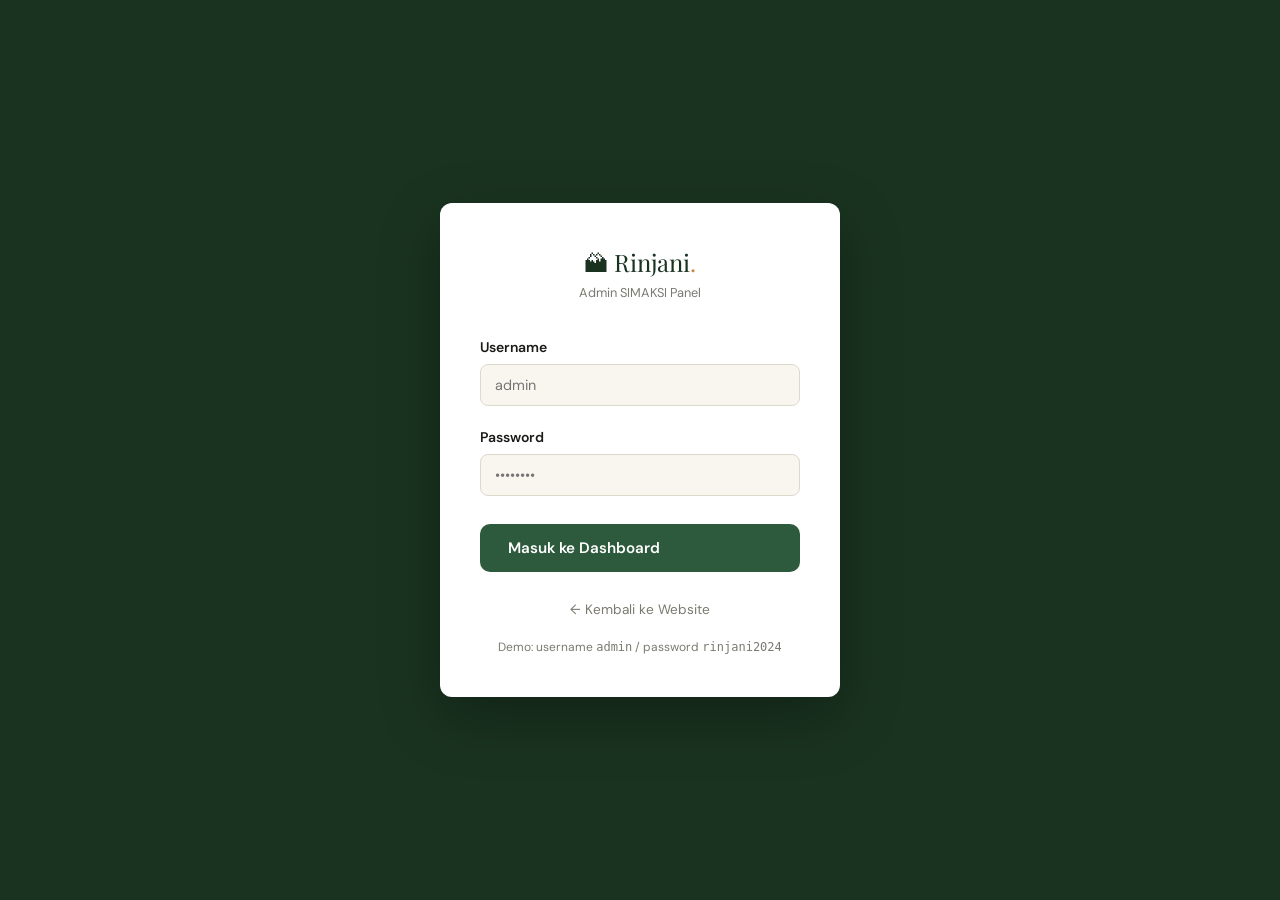
<file: admin/kuota.html>
<!DOCTYPE html>
<html lang="id">
<head>
  <meta charset="UTF-8">
  <meta name="viewport" content="width=device-width, initial-scale=1.0">
  <title>Kelola Kuota — Admin SIMAKSI</title>
  <link rel="stylesheet" href="../css/style.css">
</head>
<body>

<div class="admin-layout">
  <aside class="admin-sidebar">
    <div class="admin-sidebar-logo">🏔 Rinjani<span style="color:var(--amber);">.</span><small>Panel Admin SIMAKSI</small></div>
    <nav class="admin-nav">
      <a href="dashboard.html">📊 Dashboard</a>
      <a href="pendaftaran.html">📋 Pendaftaran</a>
      <a href="kuota.html" class="active">📅 Kelola Kuota</a>
      <a href="../index.html" target="_blank">🌐 Lihat Website</a>
      <a href="#" onclick="doLogout()" style="color:rgba(255,100,100,0.7);">🚪 Logout</a>
    </nav>
  </aside>

  <main class="admin-main">
    <div class="admin-header">
      <h1>Kelola Kuota Pendakian</h1>
    </div>

    <!-- Filter -->
    <div style="display:flex;gap:12px;margin-bottom:1.5rem;flex-wrap:wrap;align-items:flex-end;">
      <div>
        <label style="font-size:0.82rem;font-weight:600;color:var(--text-mid);display:block;margin-bottom:4px;">Jalur</label>
        <select id="sel-jalur" onchange="renderKuota()" style="padding:10px 14px;border:1.5px solid var(--border);border-radius:8px;font-family:var(--font-body);background:var(--white);">
        </select>
      </div>
      <div>
        <label style="font-size:0.82rem;font-weight:600;color:var(--text-mid);display:block;margin-bottom:4px;">Tampilkan</label>
        <select id="sel-range" onchange="renderKuota()" style="padding:10px 14px;border:1.5px solid var(--border);border-radius:8px;font-family:var(--font-body);background:var(--white);">
          <option value="7">7 hari ke depan</option>
          <option value="14" selected>14 hari ke depan</option>
          <option value="30">30 hari ke depan</option>
        </select>
      </div>
    </div>

    <!-- Tabel Kuota -->
    <div class="table-wrap" style="margin-bottom:1.5rem;">
      <div class="table-header">
        <h3 id="tbl-title">Kuota Jalur</h3>
        <button class="btn btn-green btn-sm" onclick="openEditKapasitas()">✏️ Edit Kapasitas Default</button>
      </div>
      <div style="overflow-x:auto;">
        <table class="data-table">
          <thead><tr>
            <th>Tanggal</th><th>Hari</th><th>Kapasitas</th><th>Terisi</th><th>Sisa</th><th>Utilisasi</th><th>Aksi</th>
          </tr></thead>
          <tbody id="kuota-tbody"></tbody>
        </table>
      </div>
    </div>

    <!-- Info box -->
    <div class="alert alert-info">
      💡 Perubahan kuota pada tabel di atas akan langsung berpengaruh pada form pendaftaran publik. 
      Kuota yang sudah terisi tidak bisa dikurangi di bawah jumlah terisi.
    </div>
  </main>
</div>

<!-- Modal Edit Kuota -->
<div class="modal-overlay" id="modal-edit" onclick="if(event.target===this)closeEdit()">
  <div class="modal">
    <button class="modal-close" onclick="closeEdit()">✕</button>
    <h3>Edit Kuota Tanggal</h3>
    <div id="edit-info" style="font-size:0.9rem;color:var(--text-mid);margin-bottom:1rem;"></div>
    <div class="form-group">
      <label>Kapasitas Baru</label>
      <input type="number" id="new-kapasitas" min="1" max="100">
      <div class="form-hint" id="min-hint"></div>
    </div>
    <div style="display:flex;gap:8px;margin-top:1rem;">
      <button class="btn btn-green" style="flex:1;" onclick="saveKuota()">Simpan</button>
      <button class="btn btn-outline btn-sm" style="color:var(--text-mid);" onclick="closeEdit()">Batal</button>
    </div>
  </div>
</div>

<!-- Modal Edit Kapasitas -->
<div class="modal-overlay" id="modal-kapasitas" onclick="if(event.target===this)closeKapasitas()">
  <div class="modal">
    <button class="modal-close" onclick="closeKapasitas()">✕</button>
    <h3>Edit Kapasitas Default</h3>
    <p style="font-size:0.875rem;color:var(--text-mid);margin-bottom:1rem;">Perubahan ini akan mereset kuota semua tanggal yang belum ada pendaftarannya.</p>
    <div id="kapasitas-fields"></div>
    <div style="display:flex;gap:8px;margin-top:1rem;">
      <button class="btn btn-green" style="flex:1;" onclick="saveKapasitas()">Simpan</button>
      <button class="btn btn-outline btn-sm" style="color:var(--text-mid);" onclick="closeKapasitas()">Batal</button>
    </div>
  </div>
</div>

<div class="toast" id="toast"></div>

<script src="../data/database.js"></script>
<script>
  DB.init();
  if (!DB.getSession()) location.href = 'login.html';

  const jalurAll = DB.getJalur();
  const sel = document.getElementById('sel-jalur');
  jalurAll.forEach(j => sel.innerHTML += `<option value="${j.id}">${j.nama}</option>`);

  let editTarget = null;

  function renderKuota() {
    const jalurId = sel.value;
    const range = parseInt(document.getElementById('sel-range').value);
    const jalur = jalurAll.find(j => j.id === jalurId);
    document.getElementById('tbl-title').textContent = `Kuota ${jalur.nama}`;

    const today = new Date();
    const tbody = document.getElementById('kuota-tbody');
    tbody.innerHTML = '';

    for (let i = 0; i < range; i++) {
      const tgl = new Date(today);
      tgl.setDate(today.getDate() + i);
      const tglStr = tgl.toISOString().split('T')[0];
      const k = DB.getKuotaByJalurTanggal(jalurId, tglStr);
      if (!k) continue;

      const pct = Math.round((k.terisi / k.kapasitas) * 100);
      const fc = pct >= 100 ? 'kuota-full' : pct >= 70 ? 'kuota-warn' : 'kuota-ok';
      const bclass = pct >= 100 ? 'kuota-full-badge' : pct >= 70 ? 'kuota-warn-badge' : 'kuota-ok-badge';
      const btext = pct >= 100 ? 'Penuh' : pct >= 70 ? 'Hampir' : 'OK';
      const isToday = i === 0;
      const hari = tgl.toLocaleDateString('id-ID', {weekday:'long'});
      const tglFmt = tgl.toLocaleDateString('id-ID', {day:'numeric', month:'short', year:'numeric'});

      tbody.innerHTML += `<tr ${isToday ? 'style="background:#f0f7f2;"':''}>
        <td><strong>${tglFmt}</strong>${isToday?' <span style="font-size:0.7rem;background:var(--green-mid);color:#fff;padding:2px 6px;border-radius:4px;">Hari ini</span>':''}</td>
        <td style="color:var(--text-soft);">${hari}</td>
        <td>${k.kapasitas}</td>
        <td>${k.terisi}</td>
        <td><strong ${pct>=100?'style="color:var(--red);"':''}>${k.sisa}</strong></td>
        <td>
          <div style="display:flex;align-items:center;gap:8px;">
            <div style="flex:1;min-width:80px;">
              <div class="kuota-bar"><div class="kuota-fill ${fc}" style="width:${Math.min(pct,100)}%"></div></div>
            </div>
            <span class="kuota-badge ${bclass}">${pct}% ${btext}</span>
          </div>
        </td>
        <td>
          <button class="btn btn-sm" style="padding:5px 10px;color:var(--green-mid);border-color:var(--green-mid);" 
            onclick="openEdit('${jalurId}','${tglStr}',${k.kapasitas},${k.terisi})">Edit</button>
        </td>
      </tr>`;
    }
  }

  function openEdit(jalurId, tglStr, kapasitas, terisi) {
    editTarget = { jalurId, tglStr, terisi };
    const tglFmt = new Date(tglStr+'T00:00:00').toLocaleDateString('id-ID',{weekday:'long',day:'numeric',month:'long',year:'numeric'});
    const jalur = jalurAll.find(j => j.id === jalurId);
    document.getElementById('edit-info').innerHTML = `<strong>${jalur.nama}</strong> — ${tglFmt}<br>Terisi saat ini: ${terisi} orang`;
    document.getElementById('new-kapasitas').value = kapasitas;
    document.getElementById('new-kapasitas').min = terisi;
    document.getElementById('min-hint').textContent = `Minimal ${terisi} (sudah terisi). Maksimal 100.`;
    document.getElementById('modal-edit').classList.add('open');
  }

  function closeEdit() { document.getElementById('modal-edit').classList.remove('open'); }

  function saveKuota() {
    const newKap = parseInt(document.getElementById('new-kapasitas').value);
    if (!editTarget || isNaN(newKap) || newKap < editTarget.terisi) {
      alert('Kapasitas tidak valid.'); return;
    }
    const kuota = DB.getKuota();
    kuota[editTarget.jalurId][editTarget.tglStr].kapasitas = newKap;
    kuota[editTarget.jalurId][editTarget.tglStr].sisa = newKap - editTarget.terisi;
    localStorage.setItem('db_kuota', JSON.stringify(kuota));
    showToast('Kuota berhasil diperbarui!', 'success');
    closeEdit();
    renderKuota();
  }

  function openEditKapasitas() {
    const fields = document.getElementById('kapasitas-fields');
    fields.innerHTML = jalurAll.map(j => `
      <div class="form-group">
        <label>${j.nama}</label>
        <input type="number" id="kap-${j.id}" value="${j.kuota_harian}" min="1" max="200">
      </div>`).join('');
    document.getElementById('modal-kapasitas').classList.add('open');
  }

  function closeKapasitas() { document.getElementById('modal-kapasitas').classList.remove('open'); }

  function saveKapasitas() {
    const jalurDB = DB.getJalur();
    jalurAll.forEach(j => {
      const newKap = parseInt(document.getElementById(`kap-${j.id}`).value);
      if (isNaN(newKap) || newKap < 1) return;
      const idx = jalurDB.findIndex(x => x.id === j.id);
      if (idx !== -1) jalurDB[idx].kuota_harian = newKap;

      // Update semua tanggal yang sisa > 0 (belum penuh)
      const kuota = DB.getKuota();
      if (kuota[j.id]) {
        Object.keys(kuota[j.id]).forEach(tgl => {
          if (kuota[j.id][tgl].terisi === 0) {
            kuota[j.id][tgl].kapasitas = newKap;
            kuota[j.id][tgl].sisa = newKap;
          }
        });
        localStorage.setItem('db_kuota', JSON.stringify(kuota));
      }
    });
    localStorage.setItem('db_jalur', JSON.stringify(jalurDB));
    showToast('Kapasitas default diperbarui!', 'success');
    closeKapasitas();
    renderKuota();
  }

  function showToast(msg, type='') {
    const t = document.getElementById('toast');
    t.textContent = msg;
    t.className = 'toast show' + (type ? ' '+type : '');
    setTimeout(() => t.classList.remove('show'), 2800);
  }

  function doLogout() {
    if (confirm('Yakin logout?')) { DB.logout(); location.href = 'login.html'; }
  }

  renderKuota();
</script>
</body>
</html>
</file>
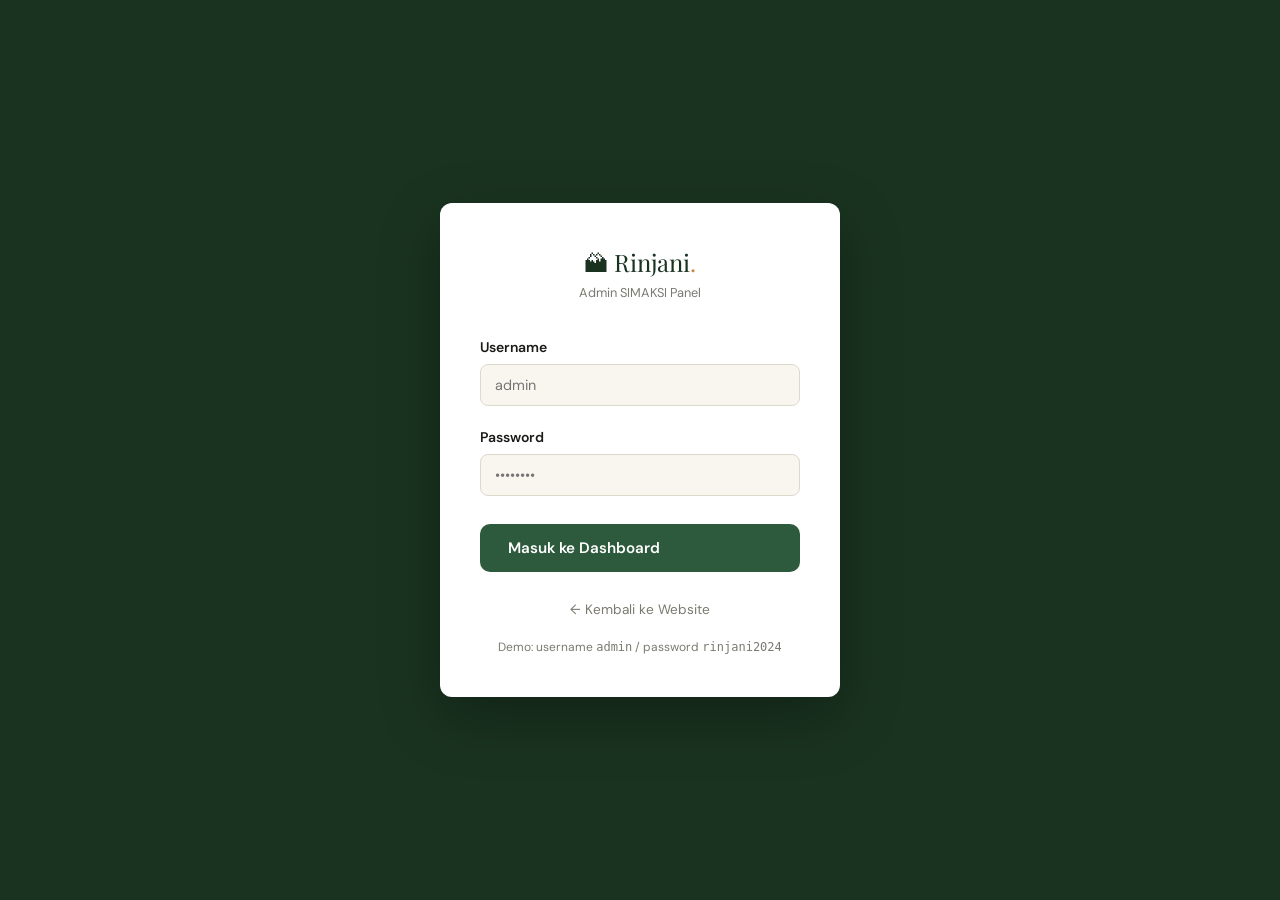
<file: admin/login.html>
<!DOCTYPE html>
<html lang="id">
<head>
  <meta charset="UTF-8">
  <meta name="viewport" content="width=device-width, initial-scale=1.0">
  <title>Login Admin — SIMAKSI Rinjani</title>
  <link rel="stylesheet" href="../css/style.css">
  <style>
    body { display:flex; align-items:center; justify-content:center; min-height:100vh; background:var(--green-deep); }
    .login-box {
      background:var(--white); border-radius:var(--radius);
      padding:2.5rem; width:100%; max-width:400px;
      box-shadow: 0 20px 60px rgba(0,0,0,0.3);
    }
    .login-logo {
      text-align:center; margin-bottom:2rem;
      font-family:var(--font-display); font-size:1.5rem; color:var(--green-deep);
    }
    .login-logo small { display:block; font-family:var(--font-body); font-size:0.8rem; color:var(--text-soft); font-weight:400; margin-top:2px; }
  </style>
</head>
<body>
<div class="login-box">
  <div class="login-logo">
    🏔 Rinjani<span style="color:var(--amber);">.</span>
    <small>Admin SIMAKSI Panel</small>
  </div>
  <div id="login-error" class="alert alert-error hidden">Username atau password salah.</div>
  <div class="form-group">
    <label>Username</label>
    <input type="text" id="username" placeholder="admin" onkeydown="if(event.key==='Enter')doLogin()">
  </div>
  <div class="form-group">
    <label>Password</label>
    <input type="password" id="password" placeholder="••••••••" onkeydown="if(event.key==='Enter')doLogin()">
  </div>
  <button class="btn btn-green w-full" style="margin-top:0.5rem;" onclick="doLogin()">Masuk ke Dashboard</button>
  <div style="text-align:center;margin-top:1.5rem;">
    <a href="../index.html" style="font-size:0.85rem;color:var(--text-soft);text-decoration:none;">← Kembali ke Website</a>
  </div>
  <div style="text-align:center;margin-top:1rem;font-size:0.75rem;color:var(--text-soft);">
    Demo: username <code>admin</code> / password <code>rinjani2024</code>
  </div>
</div>
<script src="../data/database.js"></script>
<script>
  DB.init();
  if (DB.getSession()) location.href = 'dashboard.html';

  function doLogin() {
    const u = document.getElementById('username').value.trim();
    const p = document.getElementById('password').value;
    const admin = DB.login(u, p);
    if (admin) {
      DB.setSession(admin);
      location.href = 'dashboard.html';
    } else {
      document.getElementById('login-error').classList.remove('hidden');
    }
  }
</script>
</body>
</html>
</file>
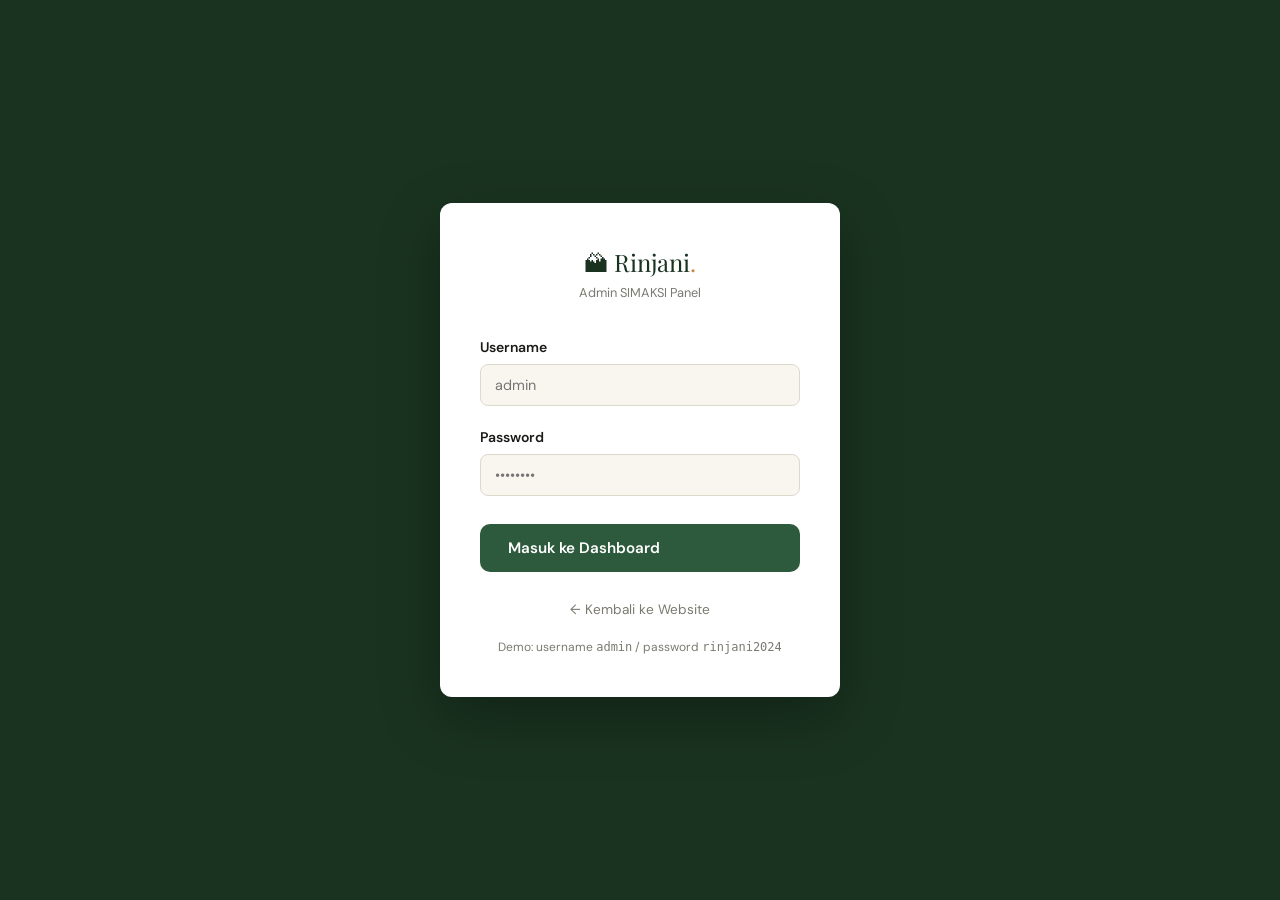
<file: admin/pendaftaran.html>
<!DOCTYPE html>
<html lang="id">
<head>
  <meta charset="UTF-8">
  <meta name="viewport" content="width=device-width, initial-scale=1.0">
  <title>Kelola Pendaftaran — Admin SIMAKSI</title>
  <link rel="stylesheet" href="../css/style.css">
</head>
<body>

<div class="admin-layout">
  <aside class="admin-sidebar">
    <div class="admin-sidebar-logo">🏔 Rinjani<span style="color:var(--amber);">.</span><small>Panel Admin SIMAKSI</small></div>
    <nav class="admin-nav">
      <a href="dashboard.html">📊 Dashboard</a>
      <a href="pendaftaran.html" class="active">📋 Pendaftaran</a>
      <a href="kuota.html">📅 Kelola Kuota</a>
      <a href="../index.html" target="_blank">🌐 Lihat Website</a>
      <a href="#" onclick="doLogout()" style="color:rgba(255,100,100,0.7);">🚪 Logout</a>
    </nav>
  </aside>

  <main class="admin-main">
    <div class="admin-header">
      <h1>Kelola Pendaftaran SIMAKSI</h1>
    </div>

    <!-- Filter & Search -->
    <div class="table-wrap" style="margin-bottom:1.5rem;">
      <div style="padding:1rem;display:flex;gap:12px;flex-wrap:wrap;align-items:center;">
        <input type="text" id="search-input" placeholder="Cari nama, nomor SIMAKSI, atau email..." 
          style="flex:1;min-width:220px;" oninput="renderTable()">
        <select id="filter-status" onchange="renderTable()">
          <option value="">Semua Status</option>
          <option value="pending">Pending</option>
          <option value="approved">Disetujui</option>
          <option value="rejected">Ditolak</option>
        </select>
        <select id="filter-jalur" onchange="renderTable()">
          <option value="">Semua Jalur</option>
        </select>
      </div>
    </div>

    <!-- Tabel -->
    <div class="table-wrap">
      <div class="table-header">
        <h3>Daftar Pendaftaran</h3>
        <span id="count-label" style="font-size:0.85rem;color:var(--text-soft);"></span>
      </div>
      <div style="overflow-x:auto;">
        <table class="data-table">
          <thead><tr>
            <th>No. SIMAKSI</th>
            <th>Ketua Kelompok</th>
            <th>Jalur</th>
            <th>Tgl Naik</th>
            <th>Jml</th>
            <th>Status</th>
            <th>Aksi</th>
          </tr></thead>
          <tbody id="tbl-body"></tbody>
        </table>
      </div>
    </div>
  </main>
</div>

<!-- Modal Detail -->
<div class="modal-overlay" id="modal-detail" onclick="if(event.target===this)closeDetail()">
  <div class="modal" id="modal-body" style="max-width:600px;"></div>
</div>

<div class="toast" id="toast"></div>

<script src="../data/database.js"></script>
<script>
  DB.init();
  if (!DB.getSession()) location.href = 'login.html';

  // Isi filter jalur
  const jalurSel = document.getElementById('filter-jalur');
  DB.getJalur().forEach(j => jalurSel.innerHTML += `<option value="${j.id}">${j.nama}</option>`);

  function renderTable() {
    const q = document.getElementById('search-input').value.toLowerCase();
    const st = document.getElementById('filter-status').value;
    const jl = document.getElementById('filter-jalur').value;

    let data = DB.getPendaftaran();
    if (q) data = data.filter(p => p.id.toLowerCase().includes(q) || p.ketua.toLowerCase().includes(q) || p.email.toLowerCase().includes(q));
    if (st) data = data.filter(p => p.status === st);
    if (jl) data = data.filter(p => p.jalurId === jl);
    data.sort((a,b) => new Date(b.createdAt) - new Date(a.createdAt));

    document.getElementById('count-label').textContent = `${data.length} pendaftaran`;

    const tbody = document.getElementById('tbl-body');
    if (data.length === 0) {
      tbody.innerHTML = '<tr><td colspan="7" style="text-align:center;padding:2.5rem;color:var(--text-soft);">Tidak ada data pendaftaran.</td></tr>';
      return;
    }

    tbody.innerHTML = data.map(p => {
      const sc = p.status==='approved'?'badge-approved':p.status==='rejected'?'badge-rejected':'badge-pending';
      const st = p.status==='approved'?'Disetujui':p.status==='rejected'?'Ditolak':'Pending';
      const tgl = new Date(p.tglNaik+'T00:00:00').toLocaleDateString('id-ID',{day:'numeric',month:'short',year:'numeric'});
      return `<tr>
        <td style="font-family:monospace;font-size:0.78rem;">${p.id}</td>
        <td>
          <div style="font-weight:600;">${p.ketua}</div>
          <div style="font-size:0.75rem;color:var(--text-soft);">${p.email}</div>
        </td>
        <td style="font-size:0.85rem;">${p.jalurNama}</td>
        <td style="font-size:0.85rem;">${tgl}</td>
        <td style="text-align:center;font-weight:600;">${p.jumlah}</td>
        <td><span class="badge ${sc}">${st}</span></td>
        <td>
          <div style="display:flex;gap:6px;">
            <button class="btn btn-sm" style="padding:6px 10px;color:var(--green-mid);border-color:var(--green-mid);" onclick="openDetail('${p.id}')">Detail</button>
            ${p.status==='pending' ? `
            <button class="btn btn-sm" style="padding:6px 10px;background:var(--green-mid);color:#fff;border:none;" onclick="approve('${p.id}')">✓</button>
            <button class="btn btn-sm" style="padding:6px 10px;background:var(--red);color:#fff;border:none;" onclick="reject('${p.id}')">✕</button>
            ` : ''}
            <button class="btn btn-sm" style="padding:6px 10px;color:var(--red);border-color:var(--red);" onclick="hapus('${p.id}')">🗑</button>
          </div>
        </td>
      </tr>`;
    }).join('');
  }

  function approve(id) {
    if (!confirm('Setujui pendaftaran ini?')) return;
    DB.updateStatusPendaftaran(id, 'approved');
    showToast('Pendaftaran disetujui!', 'success');
    renderTable();
  }

  function reject(id) {
    if (!confirm('Tolak pendaftaran ini?')) return;
    DB.updateStatusPendaftaran(id, 'rejected');
    showToast('Pendaftaran ditolak.', 'error');
    renderTable();
  }

  function hapus(id) {
    if (!confirm('Hapus pendaftaran ini? Tindakan tidak dapat diurungkan.')) return;
    DB.hapusPendaftaran(id);
    showToast('Pendaftaran dihapus.');
    renderTable();
  }

  function openDetail(id) {
    const p = DB.getPendaftaran().find(x => x.id === id);
    if (!p) return;
    const fmt = d => new Date(d+'T00:00:00').toLocaleDateString('id-ID',{weekday:'long',day:'numeric',month:'long',year:'numeric'});
    const sc = p.status==='approved'?'badge-approved':p.status==='rejected'?'badge-rejected':'badge-pending';
    const st = p.status==='approved'?'✅ Disetujui':p.status==='rejected'?'❌ Ditolak':'⏳ Menunggu Verifikasi';

    document.getElementById('modal-body').innerHTML = `
      <button class="modal-close" onclick="closeDetail()">✕</button>
      <div style="display:flex;justify-content:space-between;align-items:flex-start;margin-bottom:1rem;">
        <h3 style="margin:0;">${p.id}</h3>
        <span class="badge ${sc}">${st}</span>
      </div>
      <div style="display:grid;gap:1rem;">
        <div style="background:var(--cream);border-radius:8px;padding:1rem;">
          <div style="font-size:0.72rem;text-transform:uppercase;letter-spacing:0.06em;color:var(--text-soft);margin-bottom:8px;">Info Pendakian</div>
          <div style="display:grid;grid-template-columns:1fr 1fr;gap:8px;font-size:0.875rem;">
            <div><span style="color:var(--text-soft);">Jalur</span><br><strong>${p.jalurNama}</strong></div>
            <div><span style="color:var(--text-soft);">Jumlah</span><br><strong>${p.jumlah} orang</strong></div>
            <div><span style="color:var(--text-soft);">Tgl Naik</span><br><strong>${fmt(p.tglNaik)}</strong></div>
            <div><span style="color:var(--text-soft);">Tgl Turun</span><br><strong>${fmt(p.tglTurun)}</strong></div>
          </div>
        </div>
        <div style="background:var(--cream);border-radius:8px;padding:1rem;">
          <div style="font-size:0.72rem;text-transform:uppercase;letter-spacing:0.06em;color:var(--text-soft);margin-bottom:8px;">Ketua Kelompok</div>
          <div style="display:grid;grid-template-columns:1fr 1fr;gap:8px;font-size:0.875rem;">
            <div><span style="color:var(--text-soft);">Nama</span><br><strong>${p.ketua}</strong></div>
            <div><span style="color:var(--text-soft);">WhatsApp</span><br><strong>${p.phone}</strong></div>
            <div style="grid-column:1/-1;"><span style="color:var(--text-soft);">Email</span><br><strong>${p.email}</strong></div>
          </div>
        </div>
        <div style="background:var(--cream);border-radius:8px;padding:1rem;">
          <div style="font-size:0.72px;text-transform:uppercase;letter-spacing:0.06em;color:var(--text-soft);margin-bottom:8px;">Daftar Anggota (${p.anggota.length} orang)</div>
          <table style="width:100%;font-size:0.82rem;border-collapse:collapse;">
            <thead><tr>
              <th style="text-align:left;padding:6px;background:var(--green-pale);color:var(--green-deep);">#</th>
              <th style="text-align:left;padding:6px;background:var(--green-pale);color:var(--green-deep);">Nama</th>
              <th style="text-align:left;padding:6px;background:var(--green-pale);color:var(--green-deep);">KTP</th>
              <th style="text-align:left;padding:6px;background:var(--green-pale);color:var(--green-deep);">Usia</th>
              <th style="text-align:left;padding:6px;background:var(--green-pale);color:var(--green-deep);">Asal</th>
            </tr></thead>
            <tbody>${p.anggota.map((a,i)=>`
              <tr style="border-bottom:1px solid var(--border);">
                <td style="padding:6px;color:var(--text-soft);">${i+1}</td>
                <td style="padding:6px;"><strong>${a.nama}</strong>${i===0?' <span style="font-size:0.7rem;color:var(--amber-dark);">(Ketua)</span>':''}</td>
                <td style="padding:6px;font-family:monospace;font-size:0.8rem;">${a.ktp||'—'}</td>
                <td style="padding:6px;">${a.usia||'—'}</td>
                <td style="padding:6px;">${a.asal||'—'}</td>
              </tr>`).join('')}
            </tbody>
          </table>
        </div>
      </div>
      ${p.status==='pending' ? `
      <div style="display:flex;gap:8px;margin-top:1.25rem;">
        <button class="btn btn-green" style="flex:1;" onclick="approve('${p.id}');closeDetail()">✅ Setujui</button>
        <button class="btn btn-sm" style="flex:1;background:var(--red);color:#fff;border:none;" onclick="reject('${p.id}');closeDetail()">❌ Tolak</button>
      </div>` : ''}
      <div style="margin-top:8px;font-size:0.75rem;color:var(--text-soft);text-align:center;">
        Didaftarkan: ${new Date(p.createdAt).toLocaleString('id-ID')}
      </div>`;

    document.getElementById('modal-detail').classList.add('open');
  }

  function closeDetail() {
    document.getElementById('modal-detail').classList.remove('open');
  }

  function showToast(msg, type='') {
    const t = document.getElementById('toast');
    t.textContent = msg;
    t.className = 'toast show' + (type ? ' '+type : '');
    setTimeout(() => t.classList.remove('show'), 2800);
  }

  function doLogout() {
    if (confirm('Yakin logout?')) { DB.logout(); location.href = 'login.html'; }
  }

  renderTable();
</script>
</body>
</html>
</file>
<file: css/style.css>
/* ============================================================
   STYLE.CSS — Rinjani Tourism & SIMAKSI
   Tema: Earthy Mountain — hijau gelap, amber, putih krem
   Font: Playfair Display + DM Sans
   ============================================================ */

@import url("https://fonts.googleapis.com/css2?family=Playfair+Display:wght@400;600;700&family=DM+Sans:wght@300;400;500;600&display=swap");

:root {
  --green-deep: #1a3320;
  --green-mid: #2d5a3d;
  --green-soft: #4a7c5e;
  --green-pale: #e8f0eb;
  --amber: #c9893a;
  --amber-dark: #a06a20;
  --amber-pale: #fdf3e3;
  --cream: #f9f6f0;
  --white: #ffffff;
  --text-dark: #1a1a18;
  --text-mid: #4a4a42;
  --text-soft: #7a7a70;
  --border: #ddd8cc;
  --red: #c0392b;
  --font-display: "Playfair Display", Georgia, serif;
  --font-body: "DM Sans", system-ui, sans-serif;
  --shadow-sm: 0 1px 4px rgba(0, 0, 0, 0.08);
  --shadow-md: 0 4px 16px rgba(0, 0, 0, 0.1);
  --shadow-lg: 0 8px 32px rgba(0, 0, 0, 0.14);
  --radius: 12px;
  --radius-sm: 6px;
}

*,
*::before,
*::after {
  box-sizing: border-box;
  margin: 0;
  padding: 0;
}

body {
  font-family: var(--font-body);
  background: var(--cream);
  color: var(--text-dark);
  font-size: 16px;
  line-height: 1.6;
  min-height: 100vh;
  display: flex;
  flex-direction: column;
}

/* Semua section/page-header mengisi ruang, footer otomatis ke bawah */
.page-header,
.section,
.hero {
  flex-shrink: 0;
}
.footer {
  margin-top: auto;
}

/* ── NAVIGATION ──────────────────────────────────────────── */
.nav {
  position: fixed;
  top: 0;
  left: 0;
  right: 0;
  z-index: 1000;
  background: rgba(26, 51, 32, 0.96);
  backdrop-filter: blur(12px);
  border-bottom: 1px solid rgba(255, 255, 255, 0.08);
}
.nav-inner {
  max-width: 1200px;
  margin: 0 auto;
  display: flex;
  align-items: center;
  justify-content: space-between;
  padding: 0 2rem;
  height: 64px;
}
.nav-logo {
  font-family: var(--font-display);
  font-size: 1.3rem;
  font-weight: 700;
  color: var(--white);
  text-decoration: none;
  display: flex;
  align-items: center;
  gap: 8px;
}
.nav-logo span {
  color: var(--amber);
}
.nav-links {
  display: flex;
  align-items: center;
  gap: 8px;
}
.nav-links a {
  color: rgba(255, 255, 255, 0.8);
  text-decoration: none;
  font-size: 0.9rem;
  font-weight: 500;
  padding: 8px 14px;
  border-radius: 8px;
  transition: all 0.2s;
}
.nav-links a:hover,
.nav-links a.active {
  background: rgba(255, 255, 255, 0.12);
  color: var(--white);
}
.nav-cta {
  background: var(--amber) !important;
  color: var(--white) !important;
  border-radius: 8px !important;
  font-weight: 600 !important;
}
.nav-cta:hover {
  background: var(--amber-dark) !important;
}

/* ── HERO ───────────────────────────────────────────────── */
.hero {
  min-height: 100vh;
  position: relative;
  display: flex;
  align-items: center;
  overflow: hidden;
}
.hero-bg {
  position: absolute;
  inset: 0;
  background: linear-gradient(135deg, #1a3320 0%, #2d5a3d 40%, #1a3320 100%);
}
.hero-bg::after {
  content: "";
  position: absolute;
  inset: 0;
  background: url("https://images.unsplash.com/photo-1506905925346-21bda4d32df4?w=1600&q=80")
    center/cover;
  opacity: 0.3;
  mix-blend-mode: luminosity;
}
.hero-content {
  position: relative;
  z-index: 1;
  max-width: 1200px;
  margin: 0 auto;
  padding: 0 2rem;
  padding-top: 80px;
}
.hero-badge {
  display: inline-flex;
  align-items: center;
  gap: 6px;
  background: rgba(201, 137, 58, 0.2);
  border: 1px solid rgba(201, 137, 58, 0.4);
  color: #f5c87a;
  font-size: 0.8rem;
  font-weight: 600;
  padding: 6px 14px;
  border-radius: 100px;
  letter-spacing: 0.08em;
  text-transform: uppercase;
  margin-bottom: 1.5rem;
}
.hero h1 {
  font-family: var(--font-display);
  font-size: clamp(3rem, 7vw, 5.5rem);
  font-weight: 700;
  color: var(--white);
  line-height: 1.1;
  margin-bottom: 1.5rem;
}
.hero h1 em {
  color: var(--amber);
  font-style: normal;
}
.hero p {
  font-size: 1.15rem;
  color: rgba(255, 255, 255, 0.75);
  max-width: 520px;
  margin-bottom: 2.5rem;
  font-weight: 300;
}
.hero-actions {
  display: flex;
  gap: 12px;
  flex-wrap: wrap;
}
.btn {
  display: inline-flex;
  align-items: center;
  gap: 8px;
  padding: 14px 28px;
  border-radius: 10px;
  font-family: var(--font-body);
  font-size: 0.95rem;
  font-weight: 600;
  text-decoration: none;
  border: none;
  cursor: pointer;
  transition: all 0.2s;
  white-space: nowrap;
}
.btn-primary {
  background: var(--amber);
  color: var(--white);
}
.btn-primary:hover {
  background: var(--amber-dark);
  transform: translateY(-1px);
  box-shadow: var(--shadow-md);
}
.btn-outline {
  background: transparent;
  color: var(--white);
  border: 1.5px solid rgba(255, 255, 255, 0.4);
}
.btn-outline:hover {
  background: rgba(255, 255, 255, 0.1);
}
.btn-green {
  background: var(--green-mid);
  color: var(--white);
}
.btn-green:hover {
  background: var(--green-deep);
}
.btn-sm {
  padding: 9px 18px;
  font-size: 0.875rem;
}

.hero-stats {
  display: flex;
  gap: 3rem;
  margin-top: 4rem;
  padding-top: 2rem;
  border-top: 1px solid rgba(255, 255, 255, 0.15);
}
.hero-stat strong {
  display: block;
  font-family: var(--font-display);
  font-size: 2rem;
  color: var(--white);
  line-height: 1.1;
}
.hero-stat span {
  font-size: 0.8rem;
  color: rgba(255, 255, 255, 0.55);
  text-transform: uppercase;
  letter-spacing: 0.06em;
}

/* ── SECTIONS ───────────────────────────────────────────── */
.section {
  padding: 5rem 2rem;
}
.section-alt {
  background: var(--white);
}
.container {
  max-width: 1200px;
  margin: 0 auto;
}
.section-header {
  text-align: center;
  margin-bottom: 3rem;
}
.section-header h2 {
  font-family: var(--font-display);
  font-size: clamp(1.8rem, 3vw, 2.8rem);
  color: var(--green-deep);
  margin-bottom: 0.75rem;
}
.section-header p {
  color: var(--text-mid);
  font-size: 1.05rem;
  max-width: 560px;
  margin: 0 auto;
}
.section-tag {
  display: inline-block;
  color: var(--amber);
  font-size: 0.8rem;
  font-weight: 600;
  text-transform: uppercase;
  letter-spacing: 0.1em;
  margin-bottom: 0.5rem;
}

/* ── CARDS ──────────────────────────────────────────────── */
.grid-3 {
  display: grid;
  grid-template-columns: repeat(auto-fit, minmax(300px, 1fr));
  gap: 1.5rem;
}
.grid-2 {
  display: grid;
  grid-template-columns: repeat(auto-fit, minmax(340px, 1fr));
  gap: 1.5rem;
}

.card {
  background: var(--white);
  border: 1px solid var(--border);
  border-radius: var(--radius);
  overflow: hidden;
  transition: all 0.25s;
  cursor: pointer;
}
.card:hover {
  transform: translateY(-4px);
  box-shadow: var(--shadow-lg);
  border-color: transparent;
}
.card-img {
  width: 100%;
  height: 200px;
  object-fit: cover;
  display: block;
}
.card-body {
  padding: 1.25rem;
}
.card-tag {
  display: inline-block;
  background: var(--green-pale);
  color: var(--green-mid);
  font-size: 0.72rem;
  font-weight: 600;
  text-transform: uppercase;
  letter-spacing: 0.06em;
  padding: 4px 10px;
  border-radius: 100px;
  margin-bottom: 0.75rem;
}
.card-tag.amber {
  background: var(--amber-pale);
  color: var(--amber-dark);
}
.card-title {
  font-family: var(--font-display);
  font-size: 1.2rem;
  color: var(--green-deep);
  margin-bottom: 0.4rem;
}
.card-text {
  font-size: 0.875rem;
  color: var(--text-mid);
  line-height: 1.6;
}
.card-footer {
  display: flex;
  align-items: center;
  justify-content: space-between;
  padding: 1rem 1.25rem;
  border-top: 1px solid var(--border);
}
.card-meta {
  display: flex;
  align-items: center;
  gap: 6px;
  font-size: 0.8rem;
  color: var(--text-soft);
}

/* Badge tingkat kesulitan */
.badge {
  display: inline-block;
  padding: 3px 10px;
  border-radius: 100px;
  font-size: 0.72rem;
  font-weight: 600;
}
.badge-sedang {
  background: #fff8e1;
  color: #e65100;
}
.badge-sulit {
  background: #fce4ec;
  color: #c62828;
}
.badge-sangat-sulit {
  background: #1a3320;
  color: var(--amber);
}
.badge-approved {
  background: #e8f5e9;
  color: #2e7d32;
}
.badge-pending {
  background: #fff3e0;
  color: #e65100;
}
.badge-rejected {
  background: #ffebee;
  color: #c62828;
}

/* Rating stars */
.rating {
  color: var(--amber);
  font-size: 0.85rem;
}

/* ── KUOTA INDICATOR ────────────────────────────────────── */
.kuota-bar {
  height: 6px;
  background: var(--border);
  border-radius: 3px;
  overflow: hidden;
  margin: 6px 0;
}
.kuota-fill {
  height: 100%;
  border-radius: 3px;
  transition: width 0.4s;
}
.kuota-full {
  background: var(--red);
}
.kuota-warn {
  background: var(--amber);
}
.kuota-ok {
  background: var(--green-soft);
}

/* ── FORM ───────────────────────────────────────────────── */
.form-card {
  background: var(--white);
  border: 1px solid var(--border);
  border-radius: var(--radius);
  padding: 2rem;
  box-shadow: var(--shadow-sm);
}
.form-title {
  font-family: var(--font-display);
  font-size: 1.5rem;
  color: var(--green-deep);
  margin-bottom: 1.5rem;
}
.form-group {
  margin-bottom: 1.25rem;
}
.form-group label {
  display: block;
  font-size: 0.875rem;
  font-weight: 600;
  color: var(--text-dark);
  margin-bottom: 6px;
}
.form-group label span {
  color: var(--red);
}
.form-group input,
.form-group select,
.form-group textarea {
  width: 100%;
  padding: 11px 14px;
  border: 1.5px solid var(--border);
  border-radius: 8px;
  font-family: var(--font-body);
  font-size: 0.9rem;
  color: var(--text-dark);
  background: var(--cream);
  transition: border-color 0.2s;
}
.form-group input:focus,
.form-group select:focus,
.form-group textarea:focus {
  outline: none;
  border-color: var(--green-mid);
  background: var(--white);
}
.form-row {
  display: grid;
  grid-template-columns: 1fr 1fr;
  gap: 1rem;
}
.form-hint {
  font-size: 0.78rem;
  color: var(--text-soft);
  margin-top: 4px;
}
.form-error {
  font-size: 0.78rem;
  color: var(--red);
  margin-top: 4px;
  display: none;
}

/* Multi-step form */
.steps-indicator {
  display: flex;
  align-items: flex-start;
  margin-bottom: 2rem;
  position: relative;
}
/* Garis lurus di belakang semua circles */
.steps-indicator::before {
  content: "";
  position: absolute;
  top: 16px;
  left: calc(16.66%);
  right: calc(16.66%);
  height: 2px;
  background: var(--border);
  z-index: 0;
}
.step-item {
  display: flex;
  flex-direction: column;
  align-items: center;
  flex: 1;
  position: relative;
  z-index: 1;
}
.step-circle {
  width: 32px;
  height: 32px;
  border-radius: 50%;
  display: flex;
  align-items: center;
  justify-content: center;
  font-size: 0.8rem;
  font-weight: 700;
  flex-shrink: 0;
  border: 2px solid var(--border);
  color: var(--text-soft);
  background: var(--white);
  transition: all 0.3s;
  position: relative;
  z-index: 1;
}
.step-item.active .step-circle {
  border-color: var(--green-mid);
  color: var(--green-mid);
  background: var(--green-pale);
}
.step-item.done .step-circle {
  background: var(--green-mid);
  border-color: var(--green-mid);
  color: var(--white);
}
.step-line {
  display: none;
}
.step-label {
  font-size: 0.72rem;
  color: var(--text-soft);
  margin-top: 8px;
  white-space: nowrap;
  text-align: center;
}
.step-item.active .step-label {
  color: var(--green-mid);
  font-weight: 600;
}
.step-item.done .step-label {
  color: var(--green-soft);
}

/* Anggota group table */
.anggota-table {
  width: 100%;
  border-collapse: collapse;
  margin-top: 0.75rem;
  font-size: 0.875rem;
}
.anggota-table th {
  padding: 8px 10px;
  background: var(--green-pale);
  color: var(--green-deep);
  font-weight: 600;
  text-align: left;
}
.anggota-table td {
  padding: 8px 10px;
  border-bottom: 1px solid var(--border);
}
.anggota-table input {
  padding: 6px 8px;
  border: 1px solid var(--border);
  border-radius: 6px;
  font-size: 0.85rem;
  width: 100%;
  background: var(--cream);
}

/* ── MODALS / ALERTS ────────────────────────────────────── */
.modal-overlay {
  position: fixed;
  inset: 0;
  background: rgba(0, 0, 0, 0.5);
  z-index: 2000;
  display: flex;
  align-items: center;
  justify-content: center;
  padding: 1rem;
  opacity: 0;
  pointer-events: none;
  transition: opacity 0.2s;
}
.modal-overlay.open {
  opacity: 1;
  pointer-events: auto;
}
.modal {
  background: var(--white);
  border-radius: var(--radius);
  padding: 2rem;
  max-width: 520px;
  width: 100%;
  transform: scale(0.95);
  transition: transform 0.2s;
  max-height: 90vh;
  overflow-y: auto;
}
.modal-overlay.open .modal {
  transform: scale(1);
}
.modal h3 {
  font-family: var(--font-display);
  font-size: 1.3rem;
  color: var(--green-deep);
  margin-bottom: 1rem;
}
.modal-close {
  float: right;
  background: none;
  border: none;
  font-size: 1.2rem;
  cursor: pointer;
  color: var(--text-soft);
}

.alert {
  padding: 12px 16px;
  border-radius: 8px;
  margin-bottom: 1rem;
  font-size: 0.875rem;
  display: flex;
  align-items: flex-start;
  gap: 8px;
}
.alert-success {
  background: #e8f5e9;
  color: #2e7d32;
  border: 1px solid #a5d6a7;
}
.alert-error {
  background: #ffebee;
  color: #c62828;
  border: 1px solid #ef9a9a;
}
.alert-info {
  background: var(--green-pale);
  color: var(--green-deep);
  border: 1px solid #b2dfdb;
}

/* ── ADMIN DASHBOARD ────────────────────────────────────── */
.admin-layout {
  display: flex;
  min-height: 100vh;
}
.admin-sidebar {
  width: 240px;
  flex-shrink: 0;
  background: var(--green-deep);
  padding: 0;
  position: fixed;
  top: 0;
  left: 0;
  height: 100vh;
  overflow-y: auto;
  z-index: 100;
}
.admin-sidebar-logo {
  padding: 1.5rem;
  font-family: var(--font-display);
  font-size: 1.1rem;
  color: var(--white);
  border-bottom: 1px solid rgba(255, 255, 255, 0.1);
}
.admin-sidebar-logo small {
  display: block;
  font-family: var(--font-body);
  font-size: 0.75rem;
  color: rgba(255, 255, 255, 0.5);
  font-weight: 400;
}
.admin-nav {
  padding: 1rem 0;
}
.admin-nav a {
  display: flex;
  align-items: center;
  gap: 10px;
  padding: 11px 1.5rem;
  text-decoration: none;
  color: rgba(255, 255, 255, 0.65);
  font-size: 0.875rem;
  font-weight: 500;
  transition: all 0.2s;
}
.admin-nav a:hover,
.admin-nav a.active {
  background: rgba(255, 255, 255, 0.1);
  color: var(--white);
}
.admin-nav a.active {
  border-right: 3px solid var(--amber);
}
.admin-main {
  margin-left: 240px;
  flex: 1;
  padding: 2rem;
  background: #f2efe8;
  min-height: 100vh;
}
.admin-header {
  display: flex;
  align-items: center;
  justify-content: space-between;
  margin-bottom: 2rem;
  padding-bottom: 1rem;
  border-bottom: 1px solid var(--border);
}
.admin-header h1 {
  font-family: var(--font-display);
  font-size: 1.5rem;
  color: var(--green-deep);
}

.stat-cards {
  display: grid;
  grid-template-columns: repeat(auto-fit, minmax(200px, 1fr));
  gap: 1rem;
  margin-bottom: 2rem;
}
.stat-card {
  background: var(--white);
  border-radius: var(--radius);
  padding: 1.25rem;
  border: 1px solid var(--border);
}
.stat-card .stat-label {
  font-size: 0.78rem;
  font-weight: 600;
  text-transform: uppercase;
  letter-spacing: 0.06em;
  color: var(--text-soft);
}
.stat-card .stat-val {
  font-family: var(--font-display);
  font-size: 2rem;
  color: var(--green-deep);
  line-height: 1.1;
  margin: 6px 0 2px;
}
.stat-card .stat-sub {
  font-size: 0.8rem;
  color: var(--text-soft);
}

/* Table admin */
.data-table {
  width: 100%;
  border-collapse: collapse;
  font-size: 0.875rem;
}
.data-table th {
  padding: 10px 14px;
  background: var(--green-pale);
  color: var(--green-deep);
  font-weight: 600;
  text-align: left;
  border-bottom: 2px solid var(--border);
}
.data-table td {
  padding: 12px 14px;
  border-bottom: 1px solid var(--border);
  color: var(--text-mid);
}
.data-table tr:hover td {
  background: #f9f7f3;
}
.table-wrap {
  background: var(--white);
  border: 1px solid var(--border);
  border-radius: var(--radius);
  overflow: hidden;
}
.table-header {
  display: flex;
  align-items: center;
  justify-content: space-between;
  padding: 1rem 1.25rem;
  border-bottom: 1px solid var(--border);
}
.table-header h3 {
  font-family: var(--font-display);
  font-size: 1.1rem;
  color: var(--green-deep);
}

/* ── PAGE LAYOUT ────────────────────────────────────────── */
.page-header {
  background: var(--green-deep);
  padding: 120px 2rem 3rem;
  text-align: center;
}
.page-header h1 {
  font-family: var(--font-display);
  font-size: 2.5rem;
  color: var(--white);
  margin-bottom: 0.5rem;
}
.page-header p {
  color: rgba(255, 255, 255, 0.65);
  font-size: 1rem;
}
.breadcrumb {
  font-size: 0.8rem;
  color: rgba(255, 255, 255, 0.5);
  margin-bottom: 1rem;
}
.breadcrumb a {
  color: var(--amber);
  text-decoration: none;
}

/* ── FOOTER ─────────────────────────────────────────────── */
.footer {
  background: var(--green-deep);
  color: rgba(255, 255, 255, 0.65);
  padding: 3rem 2rem 1.5rem;
}
.footer-grid {
  max-width: 1200px;
  margin: 0 auto;
  display: grid;
  grid-template-columns: 2fr 1fr 1fr;
  gap: 3rem;
  padding-bottom: 2rem;
  margin-bottom: 2rem;
  border-bottom: 1px solid rgba(255, 255, 255, 0.1);
}
.footer-brand {
  font-family: var(--font-display);
  font-size: 1.2rem;
  color: var(--white);
  margin-bottom: 0.5rem;
}
.footer-brand span {
  color: var(--amber);
}
.footer p {
  font-size: 0.875rem;
  line-height: 1.7;
}
.footer h4 {
  color: var(--white);
  font-size: 0.9rem;
  font-weight: 600;
  margin-bottom: 0.75rem;
}
.footer ul {
  list-style: none;
}
.footer ul li {
  margin-bottom: 6px;
}
.footer ul li a {
  color: rgba(255, 255, 255, 0.6);
  text-decoration: none;
  font-size: 0.875rem;
  transition: color 0.2s;
}
.footer ul li a:hover {
  color: var(--amber);
}
.footer-bottom {
  max-width: 1200px;
  margin: 0 auto;
  text-align: center;
  font-size: 0.8rem;
}

/* ── RESPONSIVE ─────────────────────────────────────────── */
@media (max-width: 768px) {
  .hero h1 {
    font-size: 2.5rem;
  }
  .hero-stats {
    gap: 1.5rem;
    flex-wrap: wrap;
  }
  .form-row {
    grid-template-columns: 1fr;
  }
  .admin-sidebar {
    transform: translateX(-100%);
  }
  .admin-main {
    margin-left: 0;
  }
  .footer-grid {
    grid-template-columns: 1fr;
    gap: 2rem;
  }
  .nav-links {
    display: none;
  }
}

/* ── UTILS ──────────────────────────────────────────────── */
.text-center {
  text-align: center;
}
.mt-1 {
  margin-top: 0.5rem;
}
.mt-2 {
  margin-top: 1rem;
}
.mt-3 {
  margin-top: 1.5rem;
}
.mb-2 {
  margin-bottom: 1rem;
}
.hidden {
  display: none !important;
}
.w-full {
  width: 100%;
}
.divider {
  height: 1px;
  background: var(--border);
  margin: 1.5rem 0;
}

/* Animasi fade in */
@keyframes fadeUp {
  from {
    opacity: 0;
    transform: translateY(20px);
  }
  to {
    opacity: 1;
    transform: translateY(0);
  }
}
.fade-up {
  animation: fadeUp 0.5s ease forwards;
}

/* Toast notification */
.toast {
  position: fixed;
  bottom: 2rem;
  right: 2rem;
  z-index: 9999;
  background: var(--green-deep);
  color: var(--white);
  padding: 12px 20px;
  border-radius: 10px;
  font-size: 0.875rem;
  box-shadow: var(--shadow-lg);
  transform: translateY(100px);
  opacity: 0;
  transition: all 0.3s;
  max-width: 320px;
}
.toast.show {
  transform: translateY(0);
  opacity: 1;
}
.toast.success {
  background: #2e7d32;
}
.toast.error {
  background: var(--red);
}

/* Kuota warna indikator */
.kuota-badge {
  font-size: 0.75rem;
  font-weight: 600;
  padding: 2px 8px;
  border-radius: 4px;
}
.kuota-full-badge {
  background: #ffebee;
  color: #c62828;
}
.kuota-warn-badge {
  background: #fff8e1;
  color: #e65100;
}
.kuota-ok-badge {
  background: #e8f5e9;
  color: #2e7d32;
}
</file>
